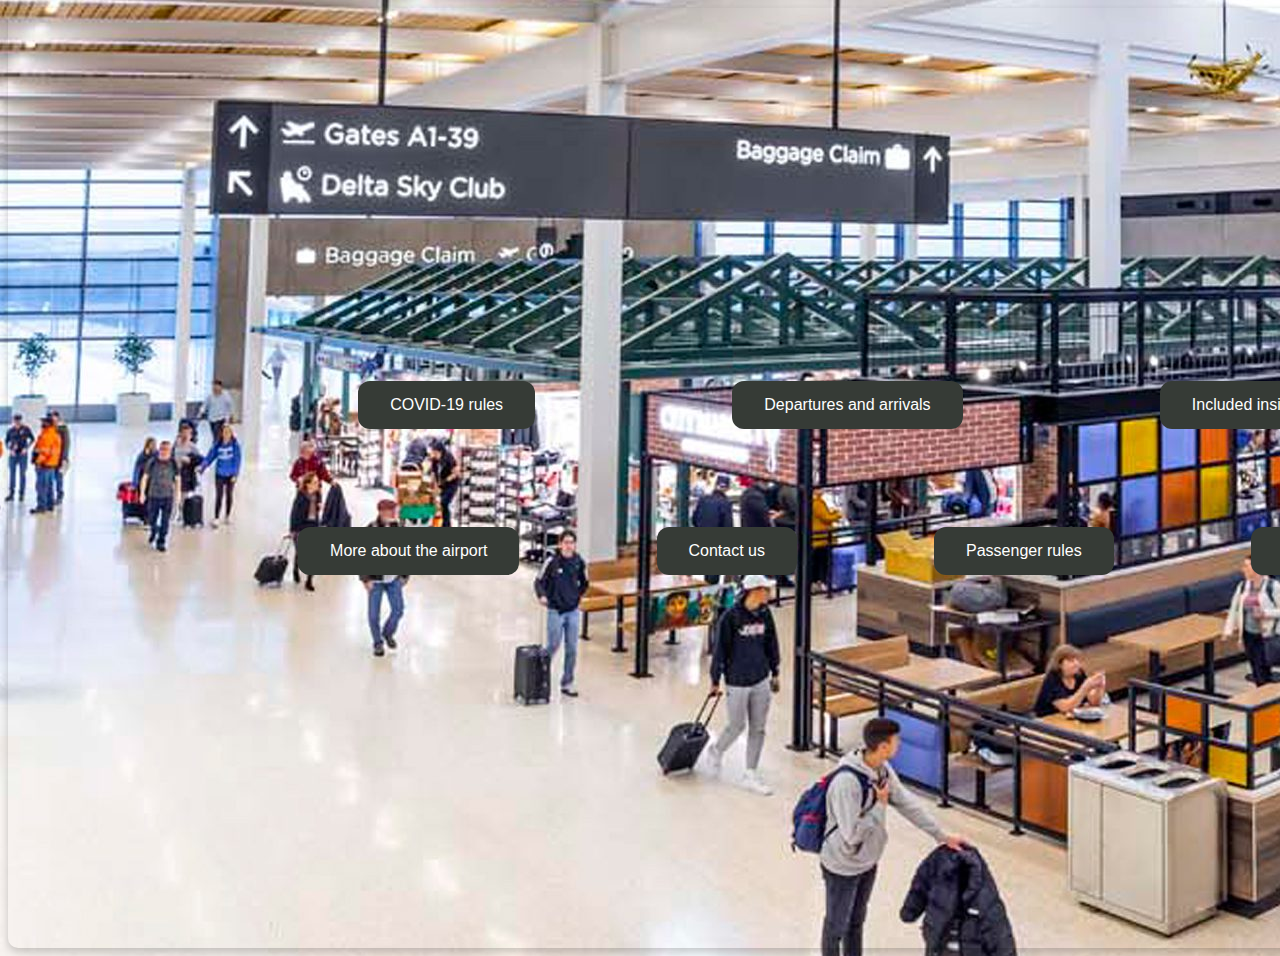
<file: index.html>
<!DOCTYPE html>
<html lang="en">
<head>
    <meta charset="UTF-8">
    <meta name="viewport" content="width=device-width, initial-scale=1.0">
    <title>Document</title>
    <link rel="stylesheet" href="index.css">
    
</head>
<body>
    <div class="container">
        <div class="up">
           <a href="COVID19.html">
              <button>COVID-19 rules</button>
           </a> 
           <a href="departures.html">
              <button>Departures and arrivals</button>
           </a>
           <a href="included.html">
              <button>Included inside the airport</button>             
           </a> 
           <a href="gallery.html">
              <button>Airport photos</button>
           </a>
        </div>
        <div class="down">
            <a href="about.html">
                <button >More about the airport</button>
            </a>
            <a href="contact.html">
                <button>Contact us</button>
            </a>
            <a>
                <button>Passenger rules</button>
            </a>
            <a>
                <button>Parking and rent section</button>
            </a>
            <a>
                <button>A map of the airport</button>
            </a>
        </div>
    </div>
    
</body>
</html>
</file>
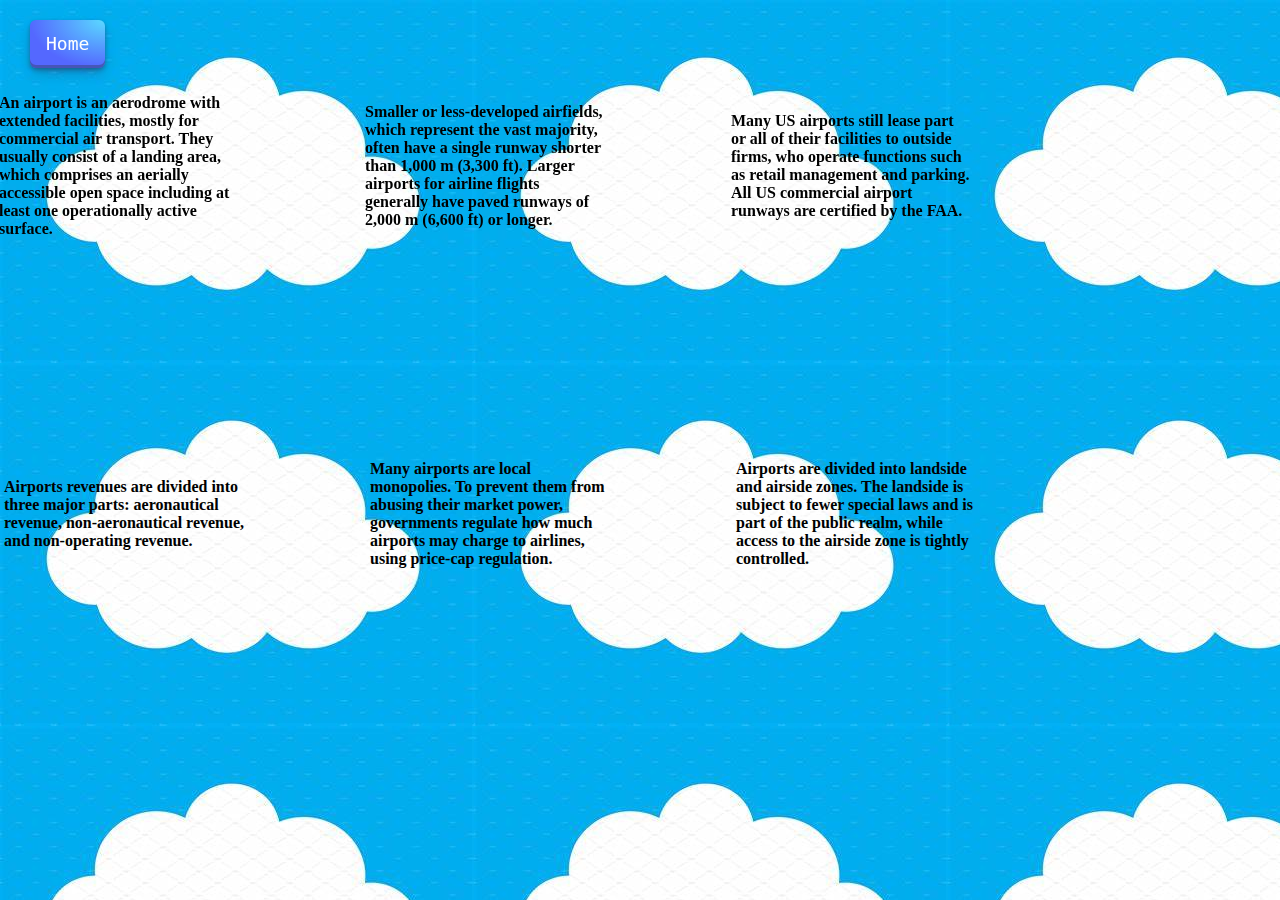
<file: about.html>
<!DOCTYPE html>
<html lang="en">
<head>
    <meta charset="UTF-8">
    <meta name="viewport" content="width=device-width, initial-scale=1.0">
    <title>Document</title>
    <link rel="stylesheet" href="about.css">
</head>
<body>
    <a href="index.html">
        <button class="button-28" role="button">Home</button>
       </a>
       <div class="row">
        <p>An airport is an aerodrome with extended facilities, mostly for commercial air transport. They usually consist of a landing area, which comprises an aerially accessible open space including at least one operationally active surface. </p>
        <p>Smaller or less-developed airfields, which represent the vast majority, often have a single runway shorter than 1,000 m (3,300 ft). Larger airports for airline flights generally have paved runways of 2,000 m (6,600 ft) or longer. </p>
        <p>Many US airports still lease part or all of their facilities to outside firms, who operate functions such as retail management and parking. All US commercial airport runways are certified by the FAA.</p>
       </div>
       <div class="row2">
        <p>Airports revenues are divided into three major parts: aeronautical revenue, non-aeronautical revenue, and non-operating revenue.</p>
        <p>Many airports are local monopolies. To prevent them from abusing their market power, governments regulate how much airports may charge to airlines, using price-cap regulation.</p>
        <p>Airports are divided into landside and airside zones. The landside is subject to fewer special laws and is part of the public realm, while access to the airside zone is tightly controlled.</p>
       </div>
</body>
</html>
</file>
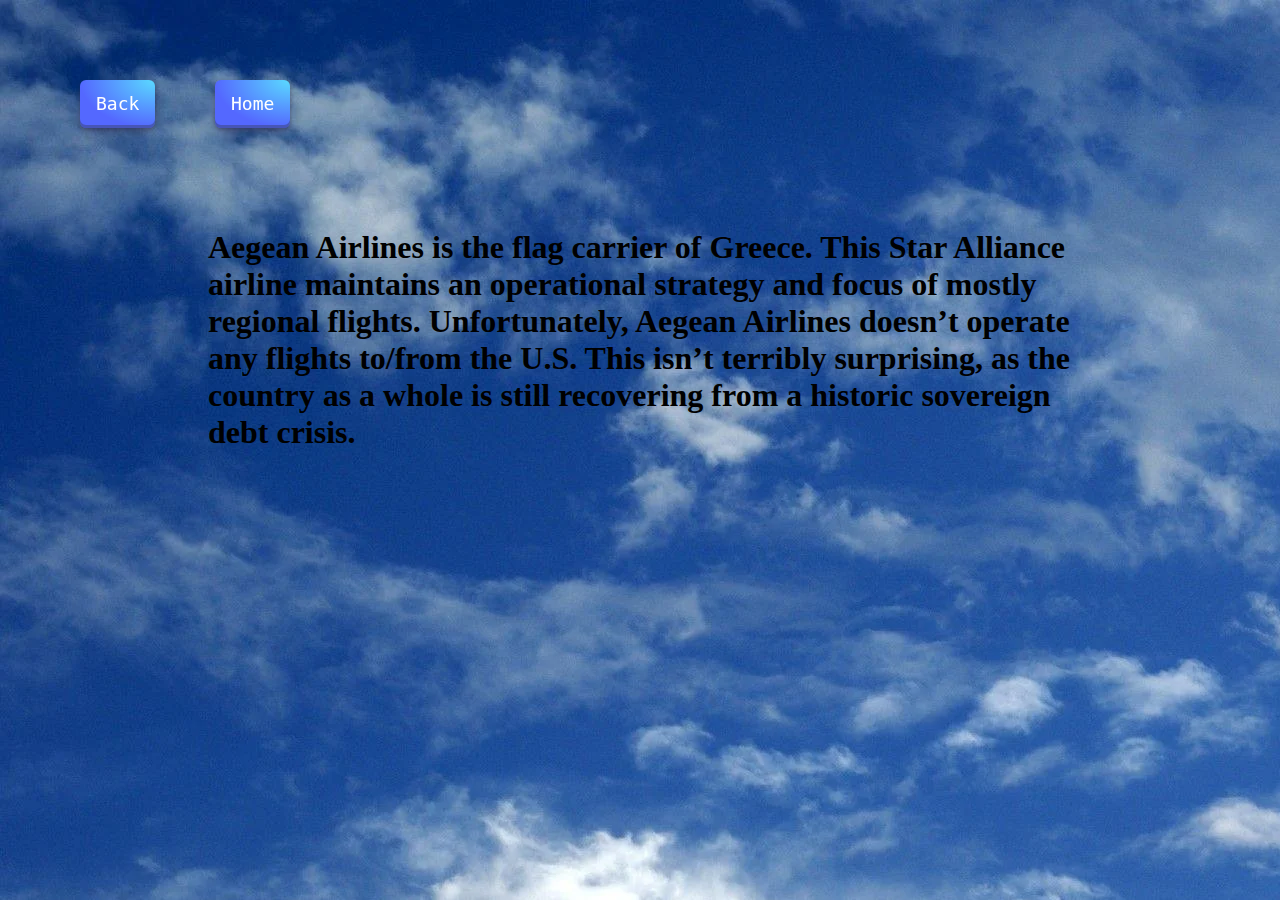
<file: aegean.html>
<!DOCTYPE html>
<html lang="en">
<head>
    <meta charset="UTF-8">
    <meta name="viewport" content="width=device-width, initial-scale=1.0">
    <title>Document</title>
    <link rel="stylesheet" href="airports.css">
</head>
<body >
    <div>
        <a href="included.html">
            <button class="button-29" role="button">Back</button>
           </a>
           
           <a href="index.html">
            <button class="button-29" role="button">Home</button>
           </a>
    </div>
   
    <h1>
        Aegean Airlines is the flag carrier of Greece. This Star Alliance airline maintains an operational strategy and focus of mostly regional flights. Unfortunately, Aegean Airlines doesn’t operate any flights to/from the U.S. This isn’t terribly surprising, as the country as a whole is still recovering from a historic sovereign debt crisis. 
    </h1>
</body>
</html>
</file>
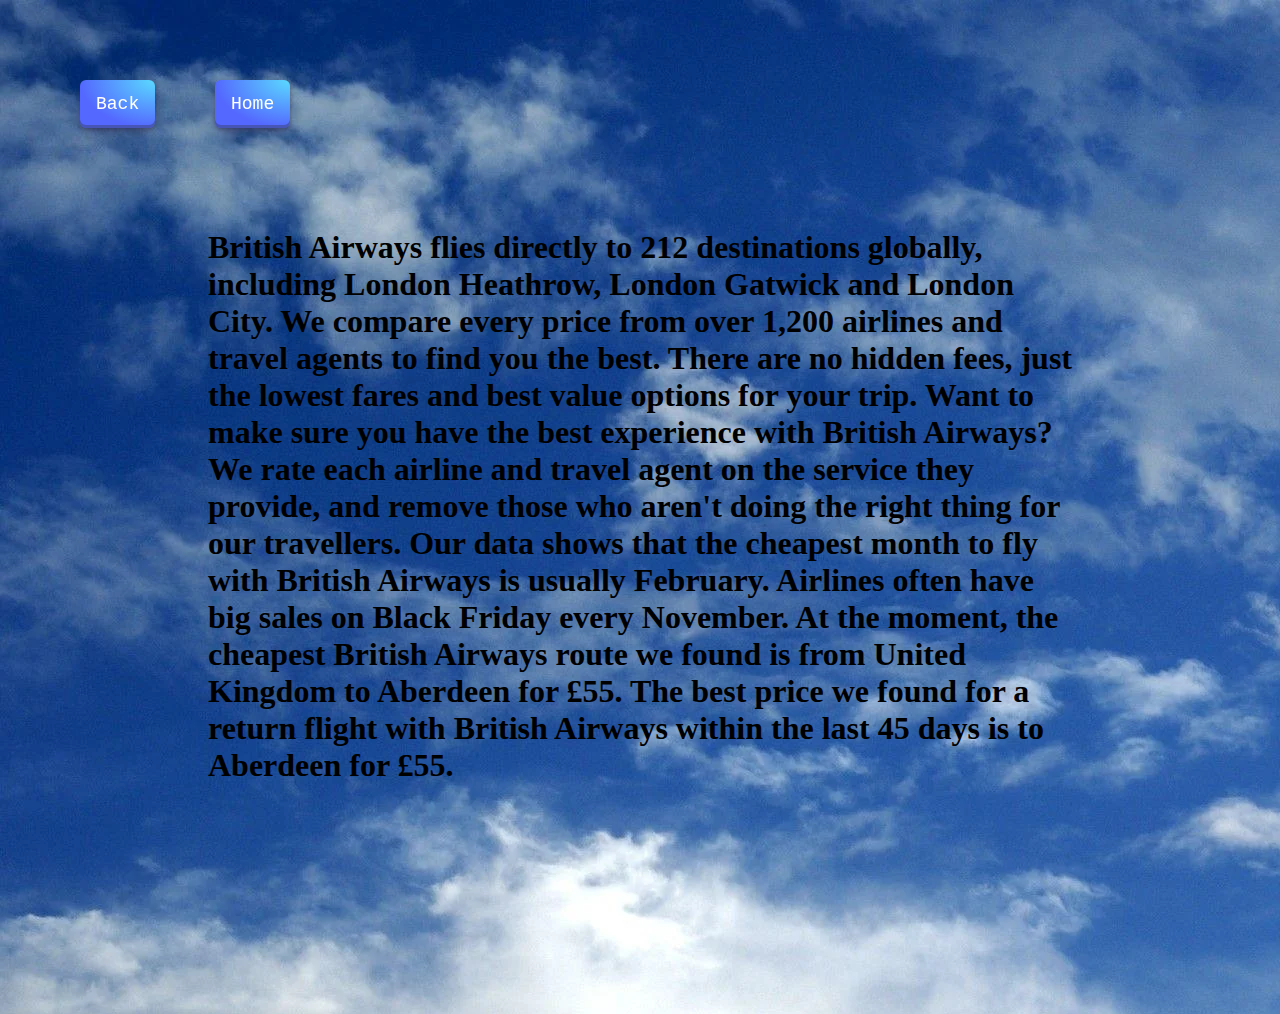
<file: british.html>
<!DOCTYPE html>
<html lang="en">
<head>
    <meta charset="UTF-8">
    <meta name="viewport" content="width=device-width, initial-scale=1.0">
    <title>Document</title>
    <link rel="stylesheet" href="airports.css">
</head>
<body>
   <div>
    <a href="included.html">
        <button class="button-29" role="button">Back</button>
       </a>
       
       <a href="index.html">
        <button class="button-29" role="button">Home</button>
       </a>
   </div>
    
    
    <h1>
        British Airways flies directly to 212 destinations globally, including London Heathrow, London Gatwick and London City.
        We compare every price from over 1,200 airlines and travel agents to find you the best. There are no hidden fees, just the lowest fares and best value options for your trip. Want to make sure you have the best experience with British Airways? We rate each airline and travel agent on the service they provide, and remove those who aren't doing the right thing for our travellers.
        Our data shows that the cheapest month to fly with British Airways is usually February. Airlines often have big sales on Black Friday every November.
        At the moment, the cheapest British Airways route we found is from United Kingdom to Aberdeen for £55.
        The best price we found for a return flight with British Airways within the last 45 days is to Aberdeen for £55.
    </h1>
</body>
</html>
</file>
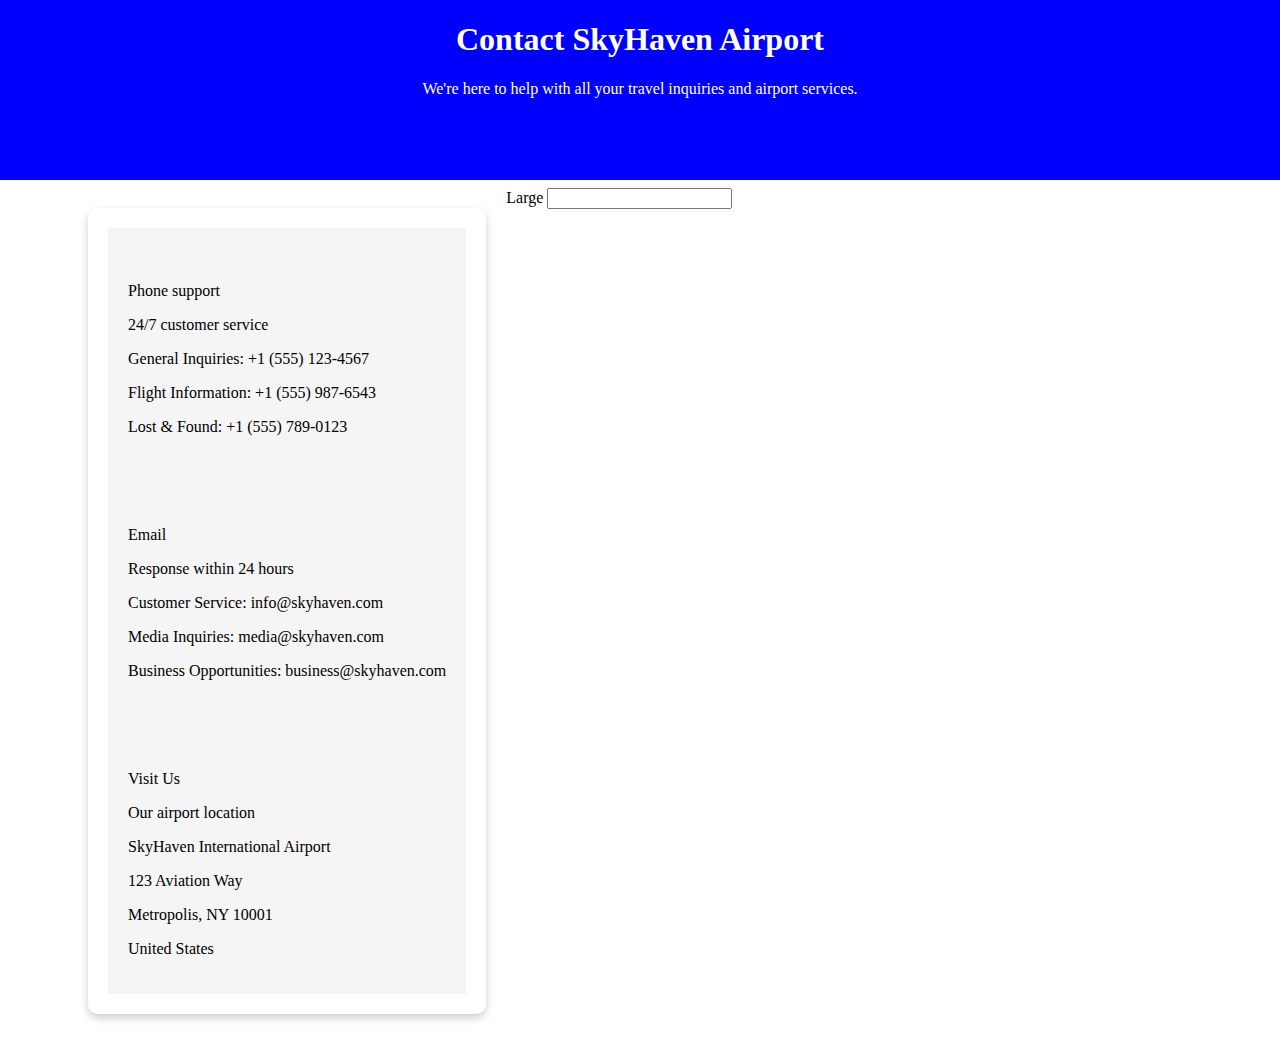
<file: contact.html>
<!DOCTYPE html>
<html lang="en">
<head>
    <meta charset="UTF-8">
    <meta name="viewport" content="width=device-width, initial-scale=1.0">
    <title>Document</title>
    <link rel="stylesheet" href="contact.css">
    <link href="https://cdn.jsdelivr.net/npm/bootstrap@5.3.4/dist/css/bootstrap.min.css" rel="stylesheet" integrity="sha384-DQvkBjpPgn7RC31MCQoOeC9TI2kdqa4+BSgNMNj8v77fdC77Kj5zpWFTJaaAoMbC" crossorigin="anonymous">
    
</head>
<body>
    <div class="header">
        <h1>Contact SkyHaven Airport</h1>
        <p>We're here to help with all your travel inquiries and airport services.</p>
    </div>
    <div class="container">
        <div class="content">
            <div class="card">
                <div>
                    <img>
                <div>
                    <P>Phone support</P>
                    <p>24/7 customer service</p>
                </div>
                    
                </div>
                <p>General Inquiries: +1 (555) 123-4567</p>
                <p>Flight Information: +1 (555) 987-6543</p>
                <p>Lost & Found: +1 (555) 789-0123</p>
                
            </div>
            <div class="card">
                <div>
                    <img>
                <div>
                    <P>Email</P>
                    <p>Response within 24 hours</p>
                </div>
                    
                </div>
                <p>Customer Service: info@skyhaven.com</p>
                <p>Media Inquiries: media@skyhaven.com</p>
                <p>Business Opportunities: business@skyhaven.com</p>
                
            </div>
            <div class="card">
                <div>
                    <img>
                <div>
                    <P>Visit Us</P>
                    <p>Our airport location</p>
                </div>
                    
                </div>
                <p>SkyHaven International Airport</p>
                <p>123 Aviation Way</p>
                <p>Metropolis, NY 10001</p>
                <p>United States</p>
            </div>
        </div>
        <div>
            <div class="inputs">
                <div class="input-group input-group-lg">
                    <span class="input-group-text" id="inputGroup-sizing-lg">Large</span>
                    <input type="text" class="form-control" aria-label="Sizing example input" aria-describedby="inputGroup-sizing-lg">
                </div>
                 </div>     
        </div>
    </div>








































    <script src="https://cdn.jsdelivr.net/npm/bootstrap@5.3.4/dist/js/bootstrap.bundle.min.js" integrity="sha384-YUe2LzesAfftltw+PEaao2tjU/QATaW/rOitAq67e0CT0Zi2VVRL0oC4+gAaeBKu" crossorigin="anonymous"></script>


</body>
</html>
</file>
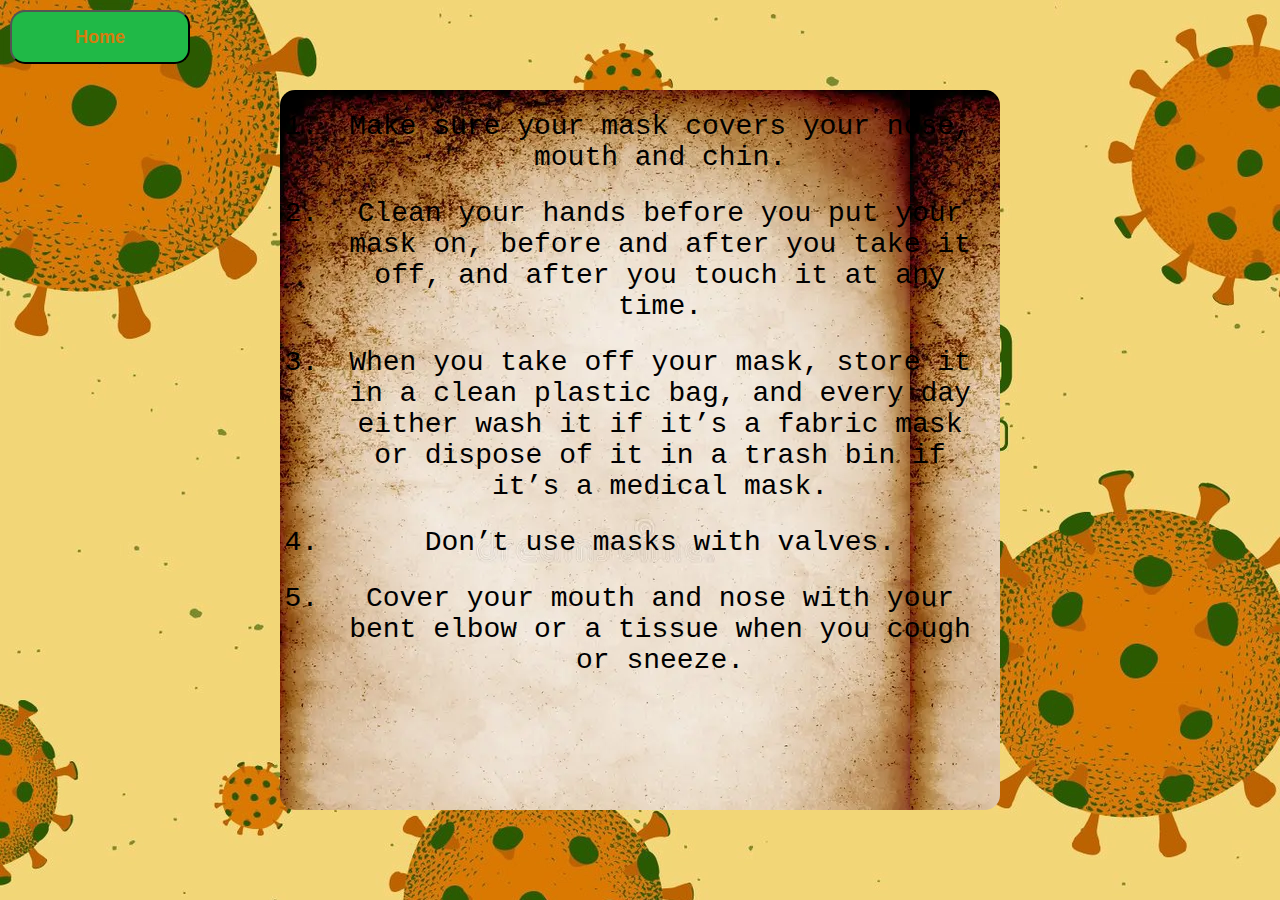
<file: COVID19.html>
<!DOCTYPE html>
<html lang="en">
<head>
    <meta charset="UTF-8">
    <meta name="viewport" content="width=device-width, initial-scale=1.0">
    <title>Document</title>
    <link rel="stylesheet" href="Covid19.css">
</head>
<body>
    <a href="index.html">
        <button>Home</button>
    </a>
    <div>
        <ol>
            <li>Make sure your mask covers your nose, mouth and chin.</li>
            <li>Clean your hands before you put your mask on, before and after you take it off, and after you touch it at any time.</li>
            <li>When you take off your mask, store it in a clean plastic bag,
                 and every day either wash it if it’s a fabric mask or dispose of it in a trash bin if it’s a medical mask.</li>
            <li>Don’t use masks with valves.</li>
            <li>Cover your mouth and nose with your bent elbow or a tissue when you cough or sneeze.</li>
        </ol>       
    </div>
</body>
</html>
</file>
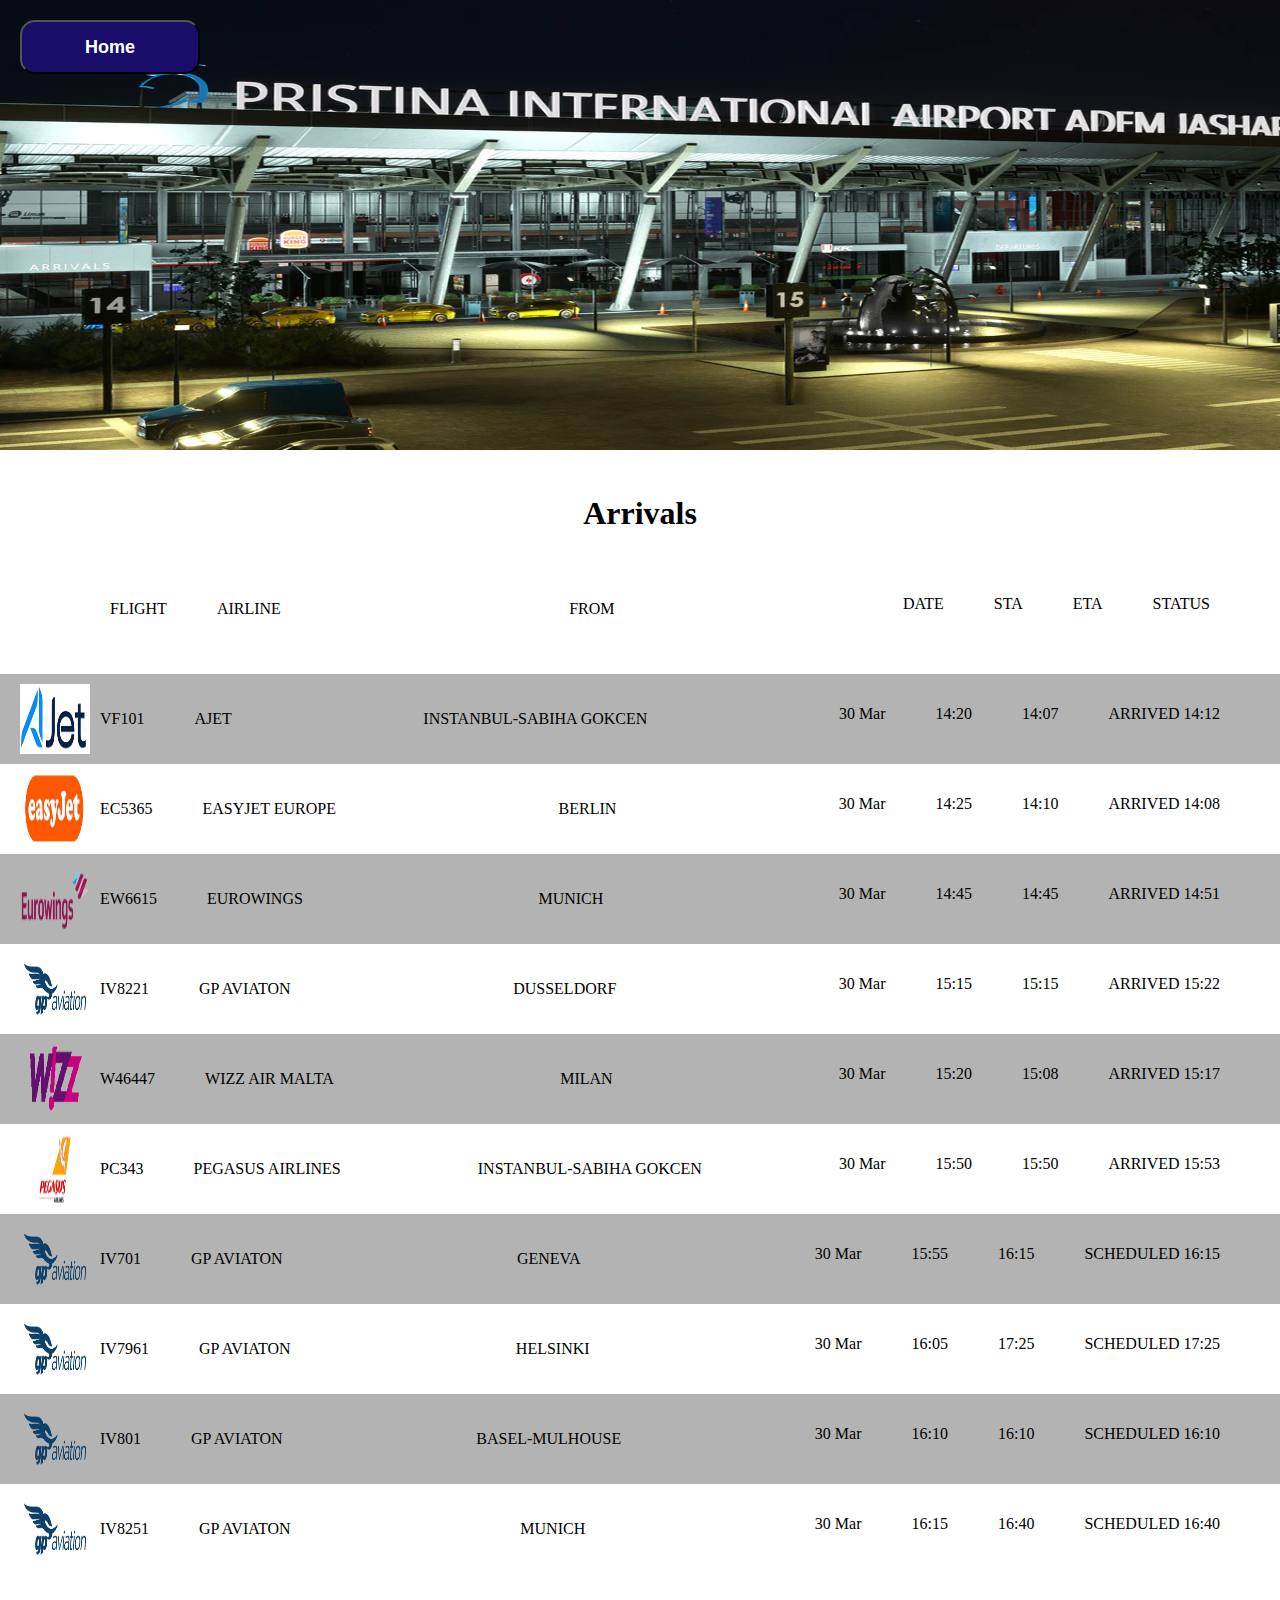
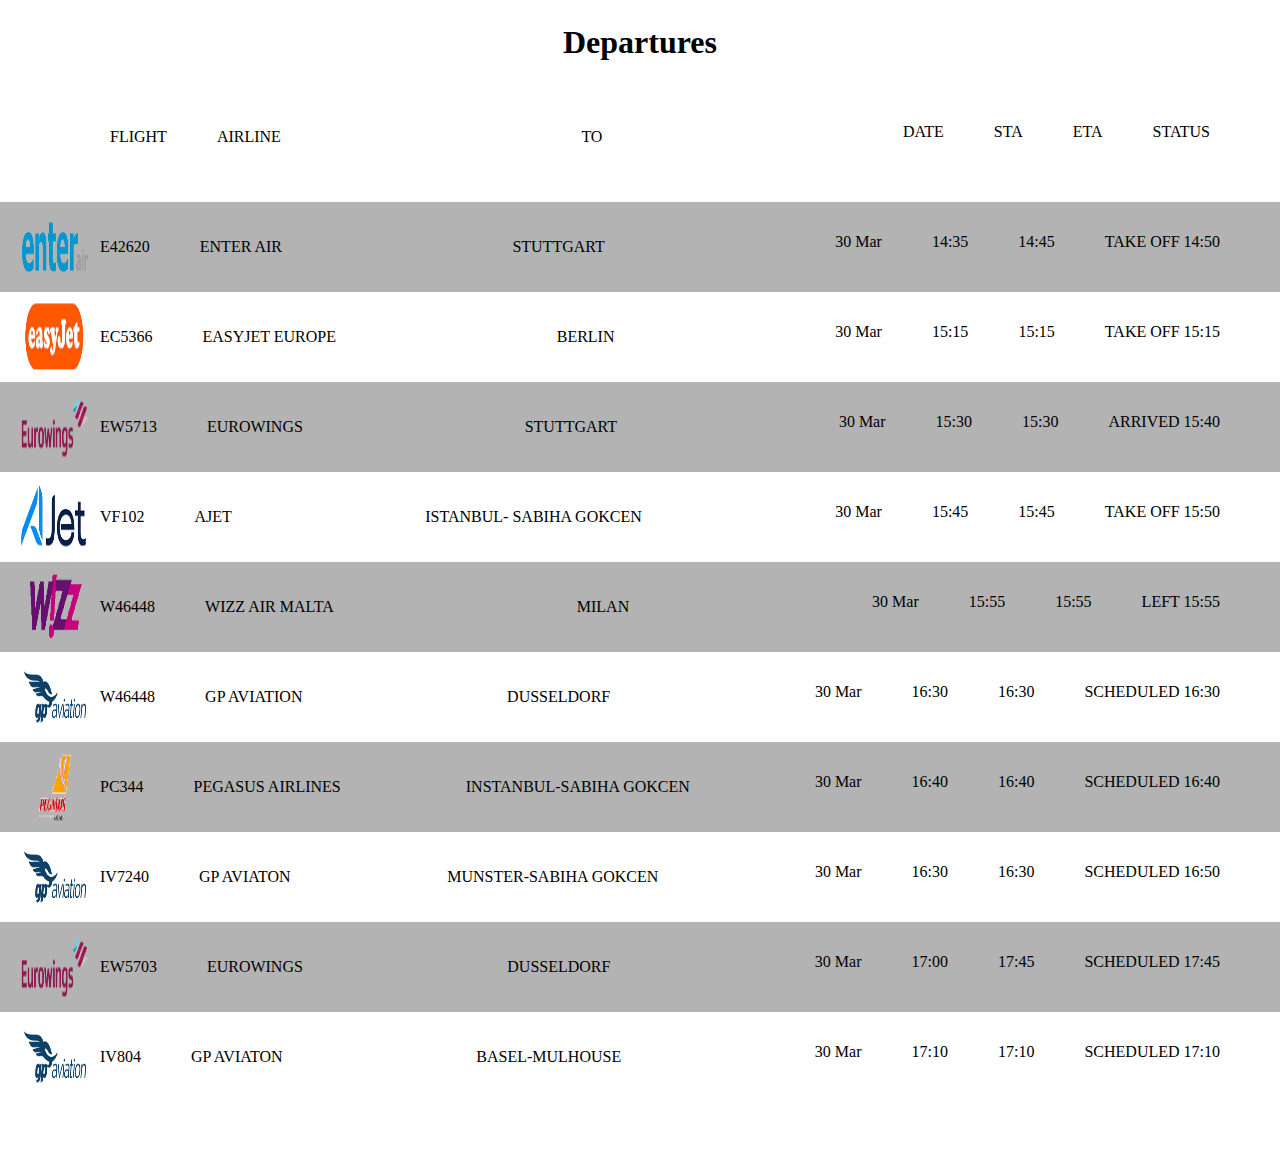
<file: departures.html>
<!DOCTYPE html>
<html lang="en">
<head>
    <meta charset="UTF-8">
    <meta name="viewport" content="width=device-width, initial-scale=1.0">
    <title>Document</title>
    <link rel="stylesheet" href="departures.css">
</head>
<body>
    <a href="index.html">
        <button>Home</button>
    </a>
    <img class="main" src="prishtina.webp">
    <div class="arrivals">
       <div>
        
        <h1>Arrivals</h1>
        <div class="flex">
            <div class="flex2">
                <div class="space"></div>
                <p>FLIGHT</p>
                <p>AIRLINE</p>
            </div>
            <p>FROM</p>
            <div class="flex">
                <p>DATE</p>
                <p>STA</p>
                <p>ETA</p>
                <p>STATUS</p>
            </div>
        </div>
       </div>
        <div class="gray">
            <div class="flex2">
                <img src="AJET.png">
                <p>VF101</p>
                <p>AJET</p>
            </div>
            <p>INSTANBUL-SABIHA GOKCEN</p>
            <div class="flex">
                <p>30 Mar</p>
                <p>14:20</p>
                <p>14:07</p>
                <p>ARRIVED 14:12</p>
            </div>
        </div>
        <div class="white">
            <div class="flex2">
                <img src="EASYJET.png">
                <p>EC5365</p>
                <p>EASYJET EUROPE</p>
            </div>
            <p>BERLIN</p>
            <div class="flex">
                <p>30 Mar</p>
                <p>14:25</p>
                <p>14:10</p>
                <p>ARRIVED 14:08</p>
            </div>
        </div>
        <div class="gray">
            <div class="flex2">
                <img src="EUROWINGS.png">
                <p>EW6615</p>
                <p>EUROWINGS</p>
            </div>
            <p>MUNICH</p>
            <div class="flex">
                <p>30 Mar</p>
                <p>14:45</p>
                <p>14:45</p>
                <p>ARRIVED 14:51</p>
            </div>
        </div>
        <div class="white">
            <div class="flex2">
                <img src="AVIATION.png">
                <p>IV8221</p>
                <p>GP AVIATON</p>
            </div>
            <p>DUSSELDORF</p>
            <div class="flex">
                <p>30 Mar</p>
                <p>15:15</p>
                <p>15:15</p>
                <p>ARRIVED 15:22</p>
            </div>
        </div>
        <div class="gray">
            <div class="flex2">
                <img src="WIZZ.png">
                <p>W46447</p>
                <p>WIZZ AIR MALTA</p>
            </div>
            <p>MILAN</p>
            <div class="flex">
                <p>30 Mar</p>
                <p>15:20</p>
                <p>15:08</p>
                <p>ARRIVED 15:17</p>
            </div>
        </div>
        <div class="white">
            <div class="flex2">
                <img src="PEGASUS.png">
                <p>PC343</p>
                <p>PEGASUS AIRLINES</p>
            </div>
            <p>INSTANBUL-SABIHA GOKCEN</p>
            <div class="flex">
                <p>30 Mar</p>
                <p>15:50</p>
                <p>15:50</p>
                <p>ARRIVED 15:53</p>
            </div>
        </div>
        <div class="gray">
            <div class="flex2">
                <img src="AVIATION.png">
                <p>IV701</p>
                <p>GP AVIATON</p>
            </div>
            <p>GENEVA</p>
            <div class="flex">
                <p>30 Mar</p>
                <p>15:55</p>
                <p>16:15</p>
                <p>SCHEDULED 16:15</p>
            </div>
        </div>
        <div class="white">
            <div class="flex2">
                <img src="AVIATION.png">
                <p>IV7961</p>
                <p>GP AVIATON</p>
            </div>
            <p>HELSINKI</p>
            <div class="flex">
                <p>30 Mar</p>
                <p>16:05</p>
                <p>17:25</p>
                <p>SCHEDULED 17:25</p>
            </div>
        </div>
        <div class="gray">
            <div class="flex2">
                <img src="AVIATION.png">
                <p>IV801</p>
                <p>GP AVIATON</p>
            </div>
            <p>BASEL-MULHOUSE</p>
            <div class="flex">
                <p>30 Mar</p>
                <p>16:10</p>
                <p>16:10</p>
                <p>SCHEDULED 16:10</p>
            </div>
        </div>
        <div class="white">
            <div class="flex2">
                <img src="AVIATION.png">
                <p>IV8251</p>
                <p>GP AVIATON</p>
            </div>
            <p>MUNICH</p>
            <div class="flex">
                <p>30 Mar</p>
                <p>16:15</p>
                <p>16:40</p>
                <p>SCHEDULED 16:40</p>
            </div>
        </div>
    </div>



    <div class="arrivals">
        <div>
         
         <h1>Departures</h1>
         <div class="flex">
             <div class="flex2">
                 <div class="space"></div>
                 <p>FLIGHT</p>
                 <p>AIRLINE</p>
             </div>
             <p>TO</p>
             <div class="flex">
                 <p>DATE</p>
                 <p>STA</p>
                 <p>ETA</p>
                 <p>STATUS</p>
             </div>
         </div>
        </div>
         <div class="gray">
             <div class="flex2">
                 <img src="ENTER.png">
                 <p>E42620</p>
                 <p>ENTER AIR</p>
             </div>
             <p>STUTTGART</p>
             <div class="flex">
                 <p>30 Mar</p>
                 <p>14:35</p>
                 <p>14:45</p>
                 <p>TAKE OFF 14:50</p>
             </div>
         </div>
         <div class="white">
             <div class="flex2">
                 <img src="EASYJET.png">
                 <p>EC5366</p>
                 <p>EASYJET EUROPE</p>
             </div>
             <p>BERLIN</p>
             <div class="flex">
                 <p>30 Mar</p>
                 <p>15:15</p>
                 <p>15:15</p>
                 <p>TAKE OFF 15:15</p>
             </div>
         </div>
         <div class="gray">
             <div class="flex2">
                 <img src="EUROWINGS.png">
                 <p>EW5713</p>
                 <p>EUROWINGS</p>
             </div>
             <p>STUTTGART</p>
             <div class="flex">
                 <p>30 Mar</p>
                 <p>15:30</p>
                 <p>15:30</p>
                 <p>ARRIVED 15:40</p>
             </div>
         </div>
         <div class="white">
             <div class="flex2">
                 <img src="AJET.png">
                 <p>VF102</p>
                 <p>AJET</p>
             </div>
             <p>ISTANBUL- SABIHA GOKCEN</p>
             <div class="flex">
                 <p>30 Mar</p>
                 <p>15:45</p>
                 <p>15:45</p>
                 <p>TAKE OFF 15:50</p>
             </div>
         </div>
         <div class="gray">
             <div class="flex2">
                 <img src="WIZZ.png">
                 <p>W46448</p>
                 <p>WIZZ AIR MALTA</p>
             </div>
             <p>MILAN</p>
             <div class="flex">
                 <p>30 Mar</p>
                 <p>15:55</p>
                 <p>15:55</p>
                 <p>LEFT 15:55</p>
             </div>
         </div>
         <div class="white">
             <div class="flex2">
                 <img src="AVIATION.png">
                 <p>W46448</p>
                 <p>GP AVIATION</p>
             </div>
             <p>DUSSELDORF</p>
             <div class="flex">
                 <p>30 Mar</p>
                 <p>16:30</p>
                 <p>16:30</p>
                 <p>SCHEDULED 16:30</p>
             </div>
         </div>
         <div class="gray">
             <div class="flex2">
                 <img src="PEGASUS.png">
                 <p>PC344</p>
                 <p>PEGASUS AIRLINES</p>
             </div>
             <p>INSTANBUL-SABIHA GOKCEN</p>
             <div class="flex">
                 <p>30 Mar</p>
                 <p>16:40</p>
                 <p>16:40</p>
                 <p>SCHEDULED 16:40</p>
             </div>
         </div>
         <div class="white">
             <div class="flex2">
                 <img src="AVIATION.png">
                 <p>IV7240</p>
                 <p>GP AVIATON</p>
             </div>
             <p>MUNSTER-SABIHA GOKCEN</p>
             <div class="flex">
                 <p>30 Mar</p>
                 <p>16:30</p>
                 <p>16:30</p>
                 <p>SCHEDULED 16:50</p>
             </div>
         </div>
         <div class="gray">
             <div class="flex2">
                 <img src="EUROWINGS.png">
                 <p>EW5703</p>
                 <p>EUROWINGS</p>
             </div>
             <p>DUSSELDORF</p>
             <div class="flex">
                 <p>30 Mar</p>
                 <p>17:00</p>
                 <p>17:45</p>
                 <p>SCHEDULED 17:45</p>
             </div>
         </div>
         <div class="white">
             <div class="flex2">
                 <img src="AVIATION.png">
                 <p>IV804</p>
                 <p>GP AVIATON</p>
             </div>
             <p>BASEL-MULHOUSE</p>
             <div class="flex">
                 <p>30 Mar</p>
                 <p>17:10</p>
                 <p>17:10</p>
                 <p>SCHEDULED 17:10</p>
             </div>
         </div>
     </div>
</body>
</html>
</file>
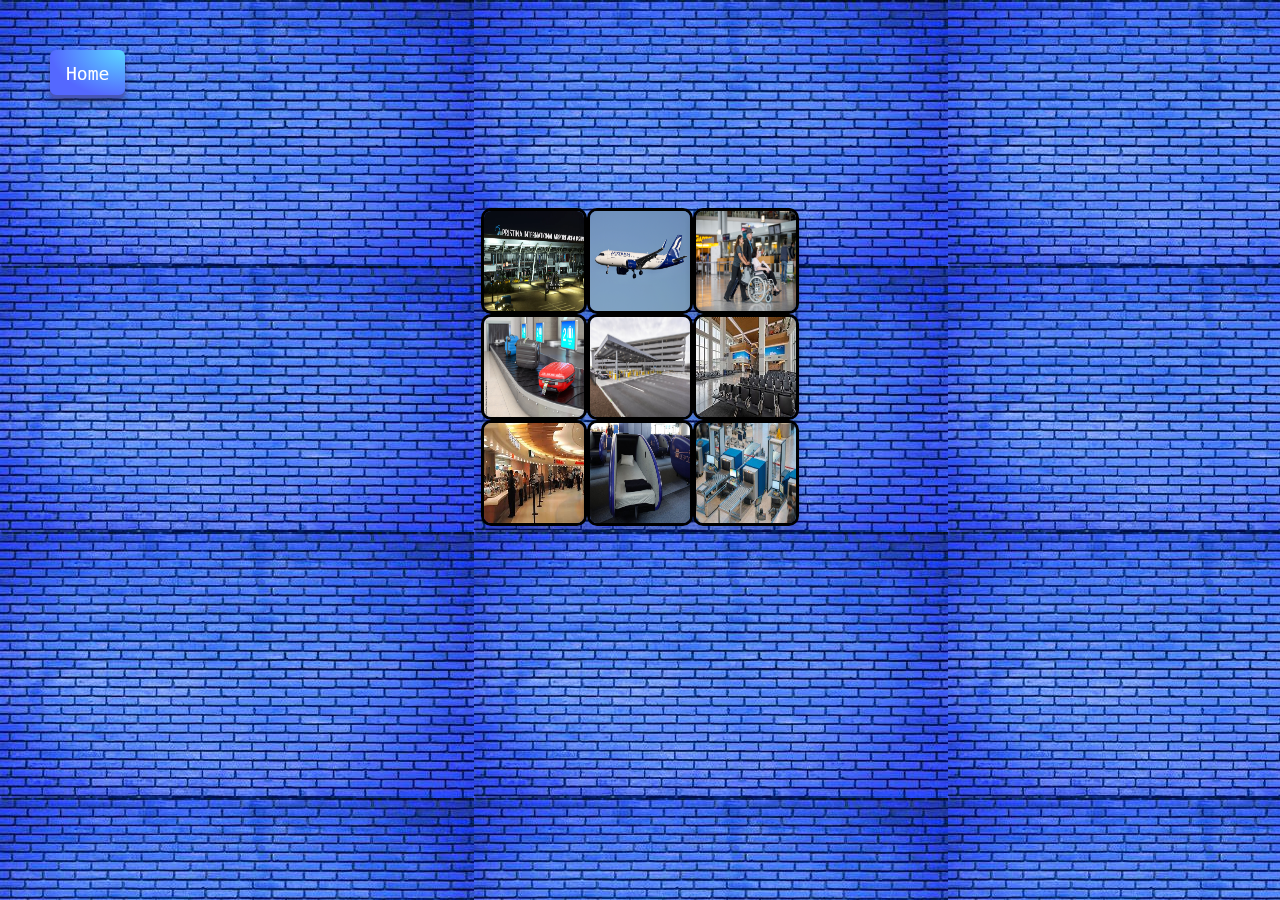
<file: gallery.html>
<!DOCTYPE html>
<html lang="en">
<head>
    <meta charset="UTF-8">
    <meta name="viewport" content="width=device-width, initial-scale=1.0">
    <title>Document</title>
    <link rel="stylesheet" href="gallery.css">

</head>
<body>
    <a href="index.html">
        <button class="button-28" role="button">Home</button>
       </a>
       
    <div>
        <div class="row">
            <img src="prishtina.webp">
            <img src="aegean.jpg">
            <img src="assistance.jpg">
        </div>
        <div class="row">
            <img src="baggage.jpg">
            <img src="parking.jpg">
            <img src="terminal.jpg">
        </div>
        <div class="row">
            <img src="food.jpg">
            <img src="sleep.jpg">
            <img src="security.jpg">
        </div>
    </div>
</body>
</html>
</file>
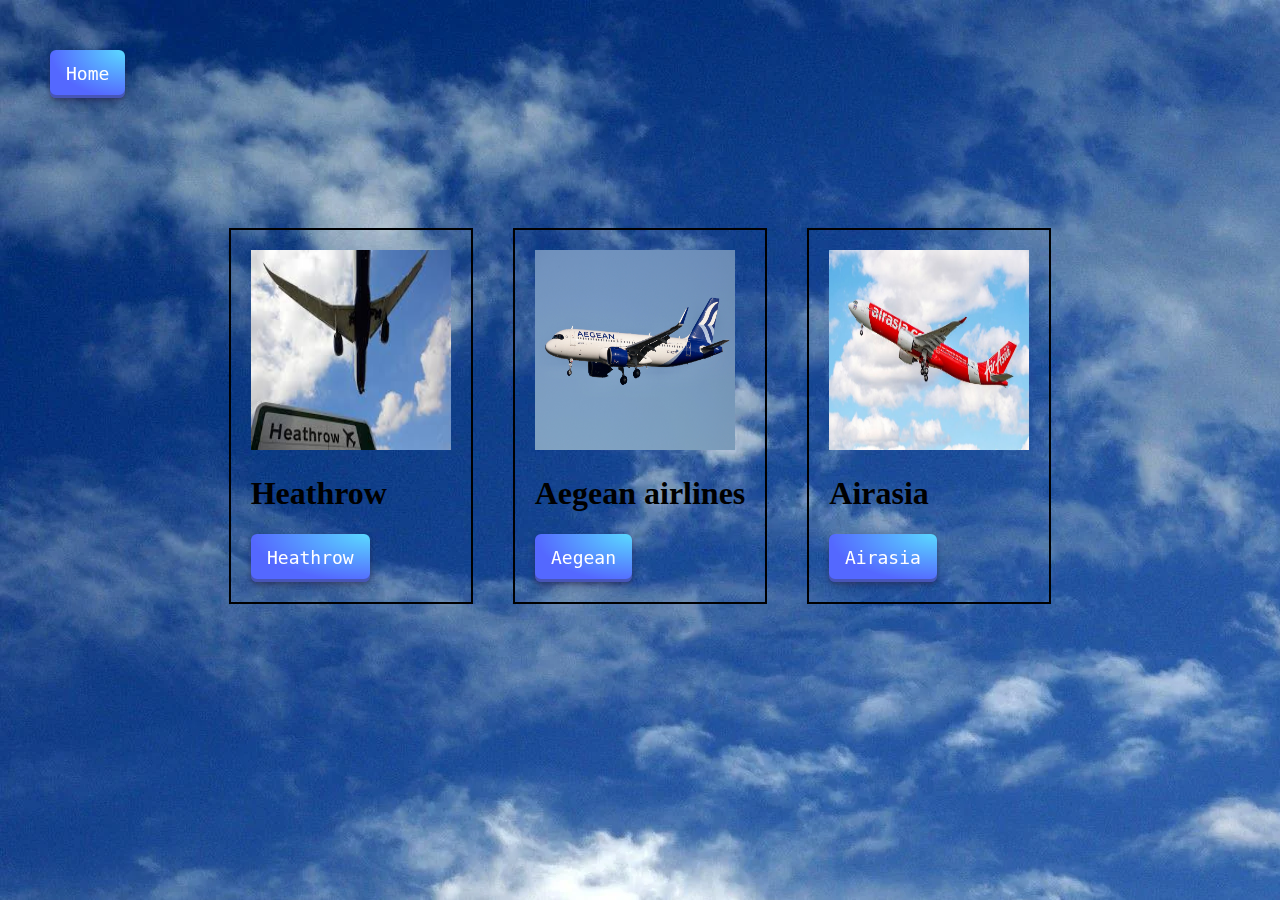
<file: included.html>
<!DOCTYPE html>
<html lang="en">
<head>
    <meta charset="UTF-8">
    <meta name="viewport" content="width=device-width, initial-scale=1.0">
    <title>Document</title>
    <link rel="stylesheet" href="included.css">
</head>
<body>
    <a href="index.html">
        <button class="button-28" role="button">Home</button>
       </a>
       <a href="british.html">
        <div class="cards">
            <img src="heathrow.jpg">
            <h1>Heathrow</h1>
            <button class="button-29" role="button">Heathrow</button>
          </div>
       </a> 
        <a href="aegean.html">
            <div class="cards">
              <img src="aegean.jpg">
              <h1>Aegean airlines</h1>
              <button class="button-29" role="button">Aegean</button>
            </div>
        </a>
        <a href="kul.html">
            <div class="cards">
                <img src="airasia.jpg">
                <h1>Airasia</h1>
                <button class="button-29" role="button">Airasia</button>
              
            </div>
        </a>
    
</body>
</html>
</file>
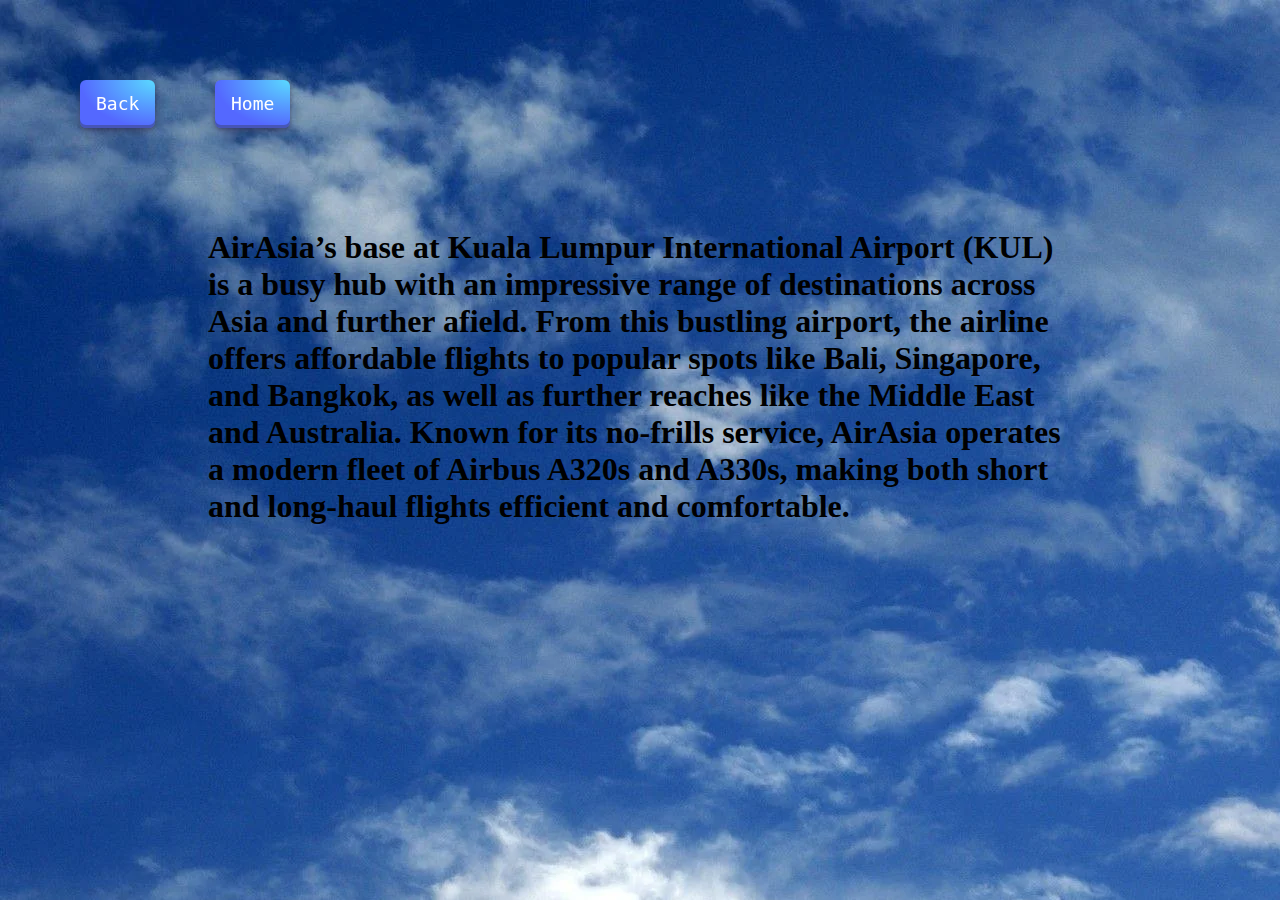
<file: kul.html>
<!DOCTYPE html>
<html lang="en">
<head>
    <meta charset="UTF-8">
    <meta name="viewport" content="width=device-width, initial-scale=1.0">
    <title>Document</title>
    <link rel="stylesheet" href="airports.css">
</head>
<body>
    <div>
        <a href="included.html">
            <button class="button-29" role="button">Back</button>
           </a>
           
           <a href="index.html">
            <button class="button-29" role="button">Home</button>
           </a>
    </div>
   
    <h1>
        AirAsia’s base at Kuala Lumpur International Airport (KUL) is a busy hub with an impressive range of destinations across Asia and further afield. From this bustling airport, the airline offers affordable flights to popular spots like Bali, Singapore, and Bangkok, as well as further reaches like the Middle East and Australia. Known for its no-frills service, AirAsia operates a modern fleet of Airbus A320s and A330s, making both short and long-haul flights efficient and comfortable. 
    </h1>
</body>
</html>
</file>
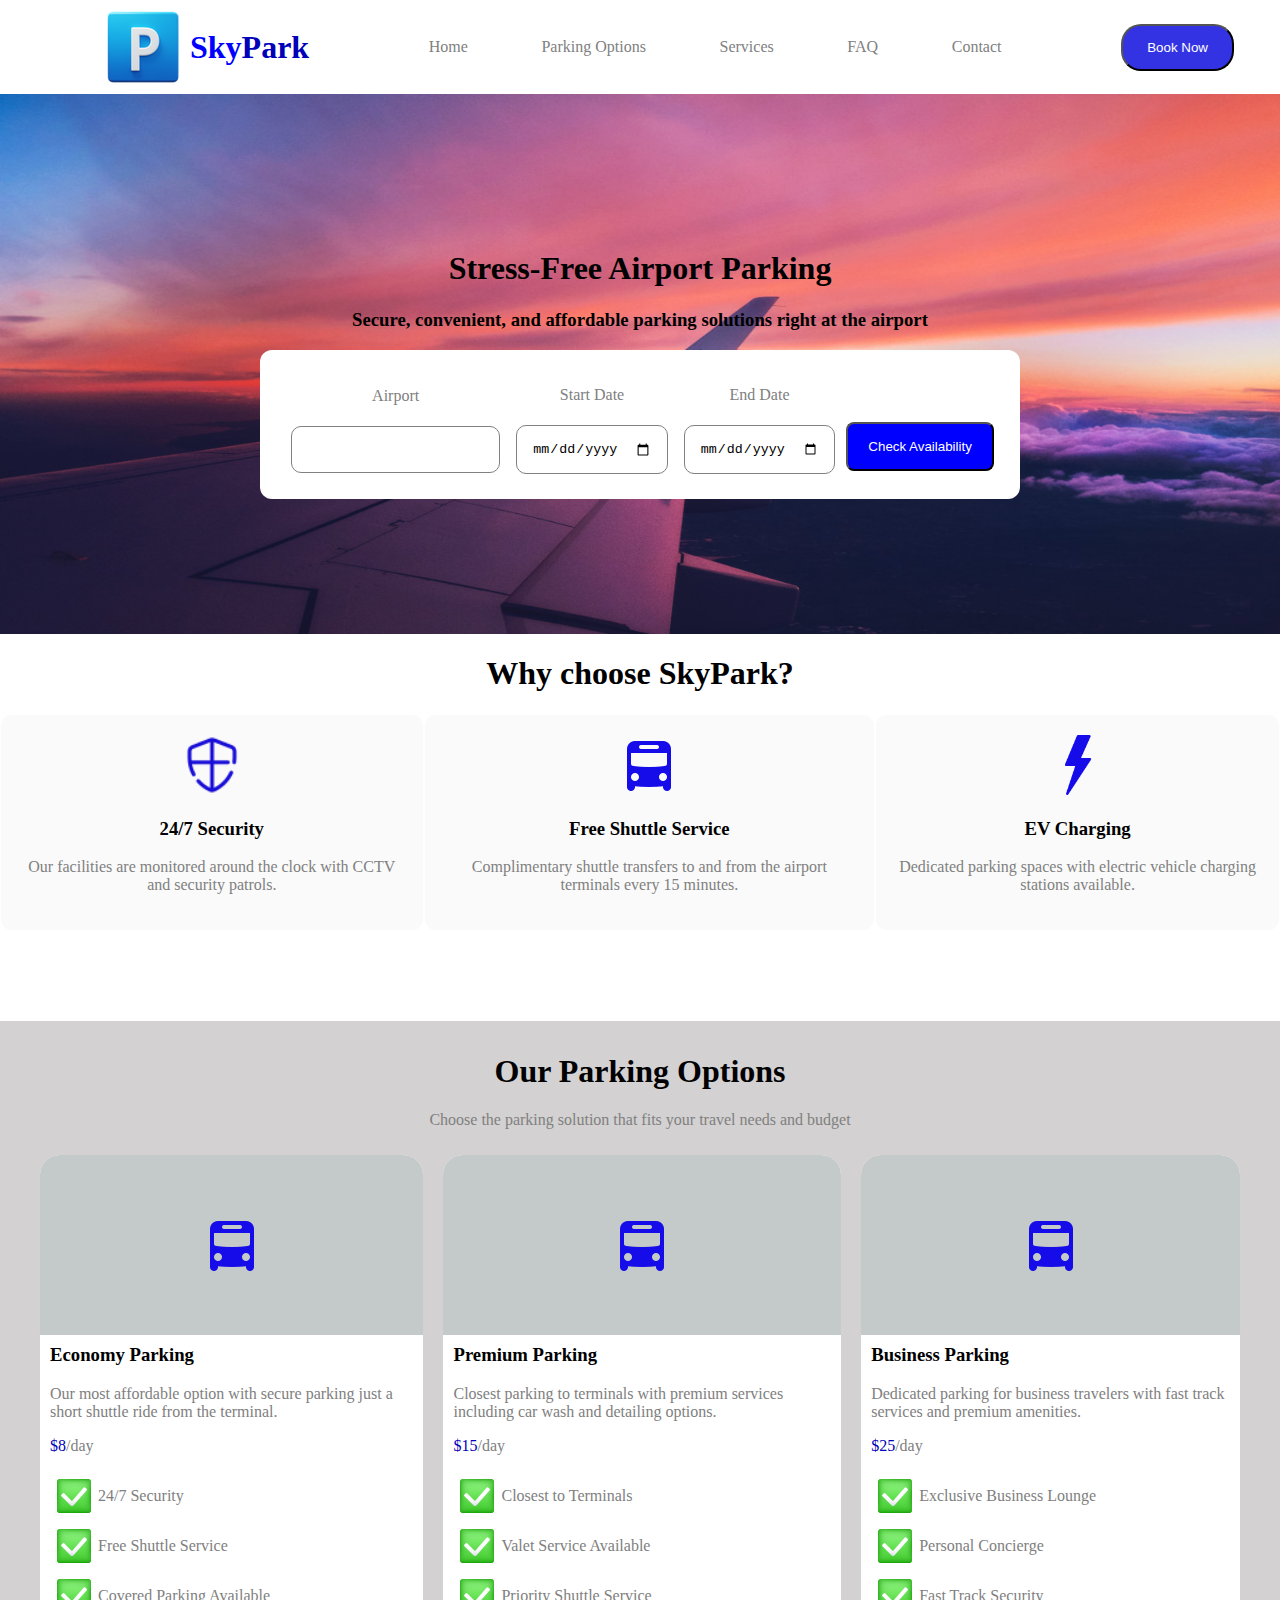
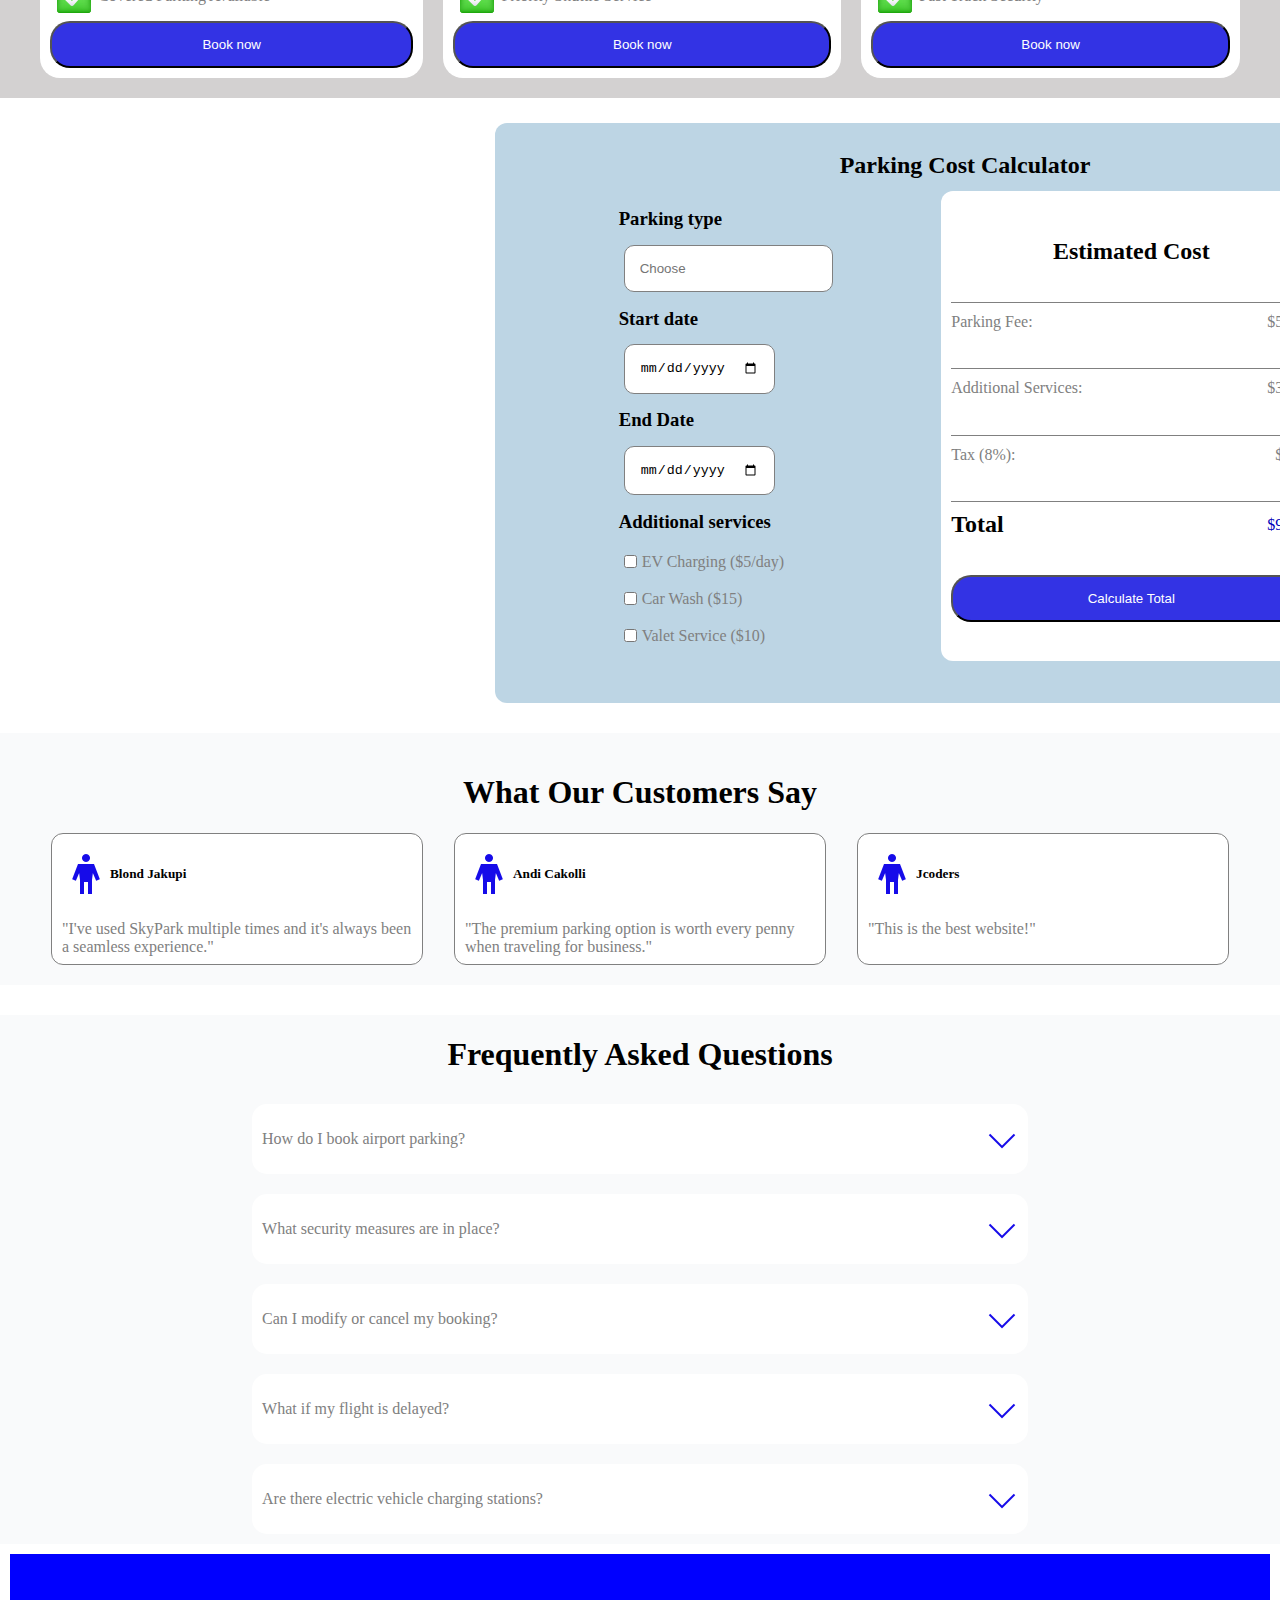
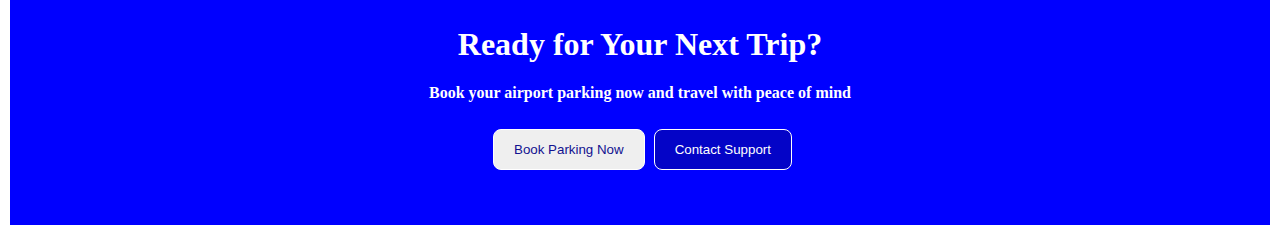
<file: parking.html>
<!DOCTYPE html>
<html lang="en">
<head>
    <meta charset="UTF-8">
    <meta name="viewport" content="width=device-width, initial-scale=1.0">
    <title>Document</title>
    <link rel="stylesheet" href="park.css">
</head>
<body>    
    <div class="nav">
        <div class="lnav">
             <a href="index.html">
        <img class="back" src="icons8-left-arrow-100.png">
      </a>
            <img src="park.png">
            <h1 class="lh1">Sky<span>Park</span></h1>
        </div>
        <div class="midnav">
            <p class="midp">Home</p>
            <p class="midp">Parking Options</p>
            <p class="midp">Services</p>
            <p class="midp">FAQ</p>
            <p class="midp">Contact</p>
        </div>
        <button class="book">Book Now</button>
    </div>
    <div class="stress">
        <div >
            <h1>Stress-Free Airport Parking</h1>
            <h3>Secure, convenient, and affordable parking solutions right at the airport</h3>
            <div class="info">
               <div>
                  <p>Airport</p>
                   <input type="text">
              </div>
           <div>
            <p>Start Date</p>
            <input type="date">
           </div>
           <div>
            <p>End Date</p>
            <input type="date">
           </div>
           <button class="check">Check Availability</button>
        </div>
        </div>       
    </div>
    <h1>Why choose SkyPark?</h1>
    <div class="why">
        <div class="service">
            <img style="height: 60px; width: 60px;" src="shield.png">
            <h3>24/7 Security</h3>
            <p>Our facilities are monitored around the clock with CCTV and security patrols.</p>
        </div>
        <div class="service">
            <img src="bus.png">
            <h3>Free Shuttle Service</h3>
            <p>Complimentary shuttle transfers to and from the airport terminals every 15 minutes.</p>
        </div>
        <div class="service">
            <img style="height: 60px; width: 60px;" src="lightning (2).png">
            <h3>EV Charging</h3>
            <p>Dedicated parking spaces with electric vehicle charging stations available.</p>
        </div>
    </div>
    <div class="price">
        <div>
            <h1>Our Parking Options</h1>
            <P>Choose the parking solution that fits your travel needs and budget</P>
        </div>
        <div class="option">
            <div class="card">
                <div class="photo">
                    <img src="bus.png">
                </div>
                <h3>Economy Parking</h3>
                <p>Our most affordable option with secure parking just a short shuttle ride from the terminal.</p>
                <p><span>$8</span>/day</p>
                <div class="checking">
                    <img src="check.png">
                    <p>24/7 Security</p>
                </div>
                <div class="checking">
                    <img src="check.png">
                    <p>Free Shuttle Service</p>
                </div>
                <div class="checking">
                    <img src="check.png">
                    <p>Covered Parking Available</p>
                </div>
                <button class="booknow">Book now</button>
            </div>
            <div class="card">
                <div class="photo">
                    <img src="bus.png">
                </div>
                <h3>Premium Parking</h3>
                <p>Closest parking to terminals with premium services including car wash and detailing options.</p>
                <p><span>$15</span>/day</p>
                <div class="checking">
                    <img src="check.png">
                    <p>Closest to Terminals</p>
                </div>
                <div class="checking">
                    <img src="check.png">
                    <p>Valet Service Available</p>
                </div>
                <div class="checking">
                    <img src="check.png">
                    <p>Priority Shuttle Service</p>
                </div>
                <button class="booknow">Book now</button>
            </div>
            <div class="card">
                <div class="photo">
                    <img src="bus.png">
                </div>
                <h3>Business Parking</h3>
                <p>Dedicated parking for business travelers with fast track services and premium amenities.</p>
                <p><span>$25</span>/day</p>
                <div class="checking">
                    <img src="check.png">
                    <p>Exclusive Business Lounge</p>
                </div>
                <div class="checking">
                    <img src="check.png">
                    <p>Personal Concierge</p>
                </div>
                <div class="checking">
                    <img src="check.png">
                    <p>Fast Track Security</p>
                </div>
                <button class="booknow">Book now</button>
            </div>
        </div>
    </div>
    <div class="JSdesign"><!--Dizajn per perdorimin e JavaScript-->
        <h2>Parking Cost Calculator</h2>   
        <div class="parking">
             <div class="allprice">
                  <h3>Parking type</h3>
                  <input type="text" placeholder="Choose">
                  <h3>Start date</h3>
                  <input type="date">
                  <h3>End Date</h3>
                  <input type="date">
                  <h3>Additional services</h3>
                  <div class="checkbox">
                    <input type="checkbox">
                    <p>EV Charging ($5/day)</p>
                  </div>
                  <div class="checkbox">
                    <input type="checkbox">
                    <p>Car Wash ($15)</p>
                  </div>
                  <div class="checkbox">
                    <input type="checkbox">
                    <p>Valet Service ($10)</p>
                  </div>
             </div>
             <div class="allprice1">
                  <h2>Estimated Cost</h2>
                  <div class="tax">
                    <p>Parking Fee:</p>
                    <p>$50.00</p>
                  </div>
                   <div class="tax">                  
                    <p>Additional Services:</p>
                    <p>$35.00</p>
                  </div>
                   <div class="tax">
                    <p>Tax (8%):</p>
                    <p>$6.80</p>
                  </div>
                  <div class="tax">
                    <h2>Total</h2>
                    <span>$91.80</span>
                  </div>
                  <button class="booknow">Calculate Total</button>
             </div>
        </div>    
    </div>
    <div class="csection">
        <h1>What Our Customers Say</h1>
        <div class="comments">
            <div class="each">
                <div class="profile">
                    <img src="body.png">
                    <h5>Blond Jakupi</h5>
                </div>
                <p>"I've used SkyPark multiple times and it's always been a seamless experience."</p>
            </div>
            <div class="each">
                <div class="profile">
                    <img src="body.png">
                    <h5>Andi Cakolli</h5>
                </div>
                <p>"The premium parking option is worth every penny when traveling for business."</p>
            </div>
            <div class="each">
                <div class="profile">
                    <img src="body.png">
                    <h5>Jcoders</h5>
                </div>
                <p>"This is the best website!"</p>
            </div>
        </div>
    </div>
    <div class="recentlyq">
        <h1>Frequently Asked Questions</h1>
        <div class="question">
            <p>How do I book airport parking?</p>
            <img src="downarrow.png">
        </div>
        <div class="question">
            <p>What security measures are in place?</p>
            <img src="downarrow.png">
        </div>
        <div class="question">
            <p>Can I modify or cancel my booking?</p>
            <img src="downarrow.png">
        </div>
        <div class="question">
            <p>What if my flight is delayed?</p>
            <img src="downarrow.png">
        </div>
        <div class="question">
            <p>Are there electric vehicle charging stations?</p>
            <img src="downarrow.png">
        </div>
    </div>
    <div class="footer">
        <div>
            <h1>Ready for Your Next Trip?</h1>
            <h4>Book your airport parking now and travel with peace of mind</h4>
            <div>
                <button class="fbuton">Book Parking Now</button>
                <button class="fbuton2">Contact Support</button>
            </div>
        </div>
    </div>
</body>
</html>
</file>
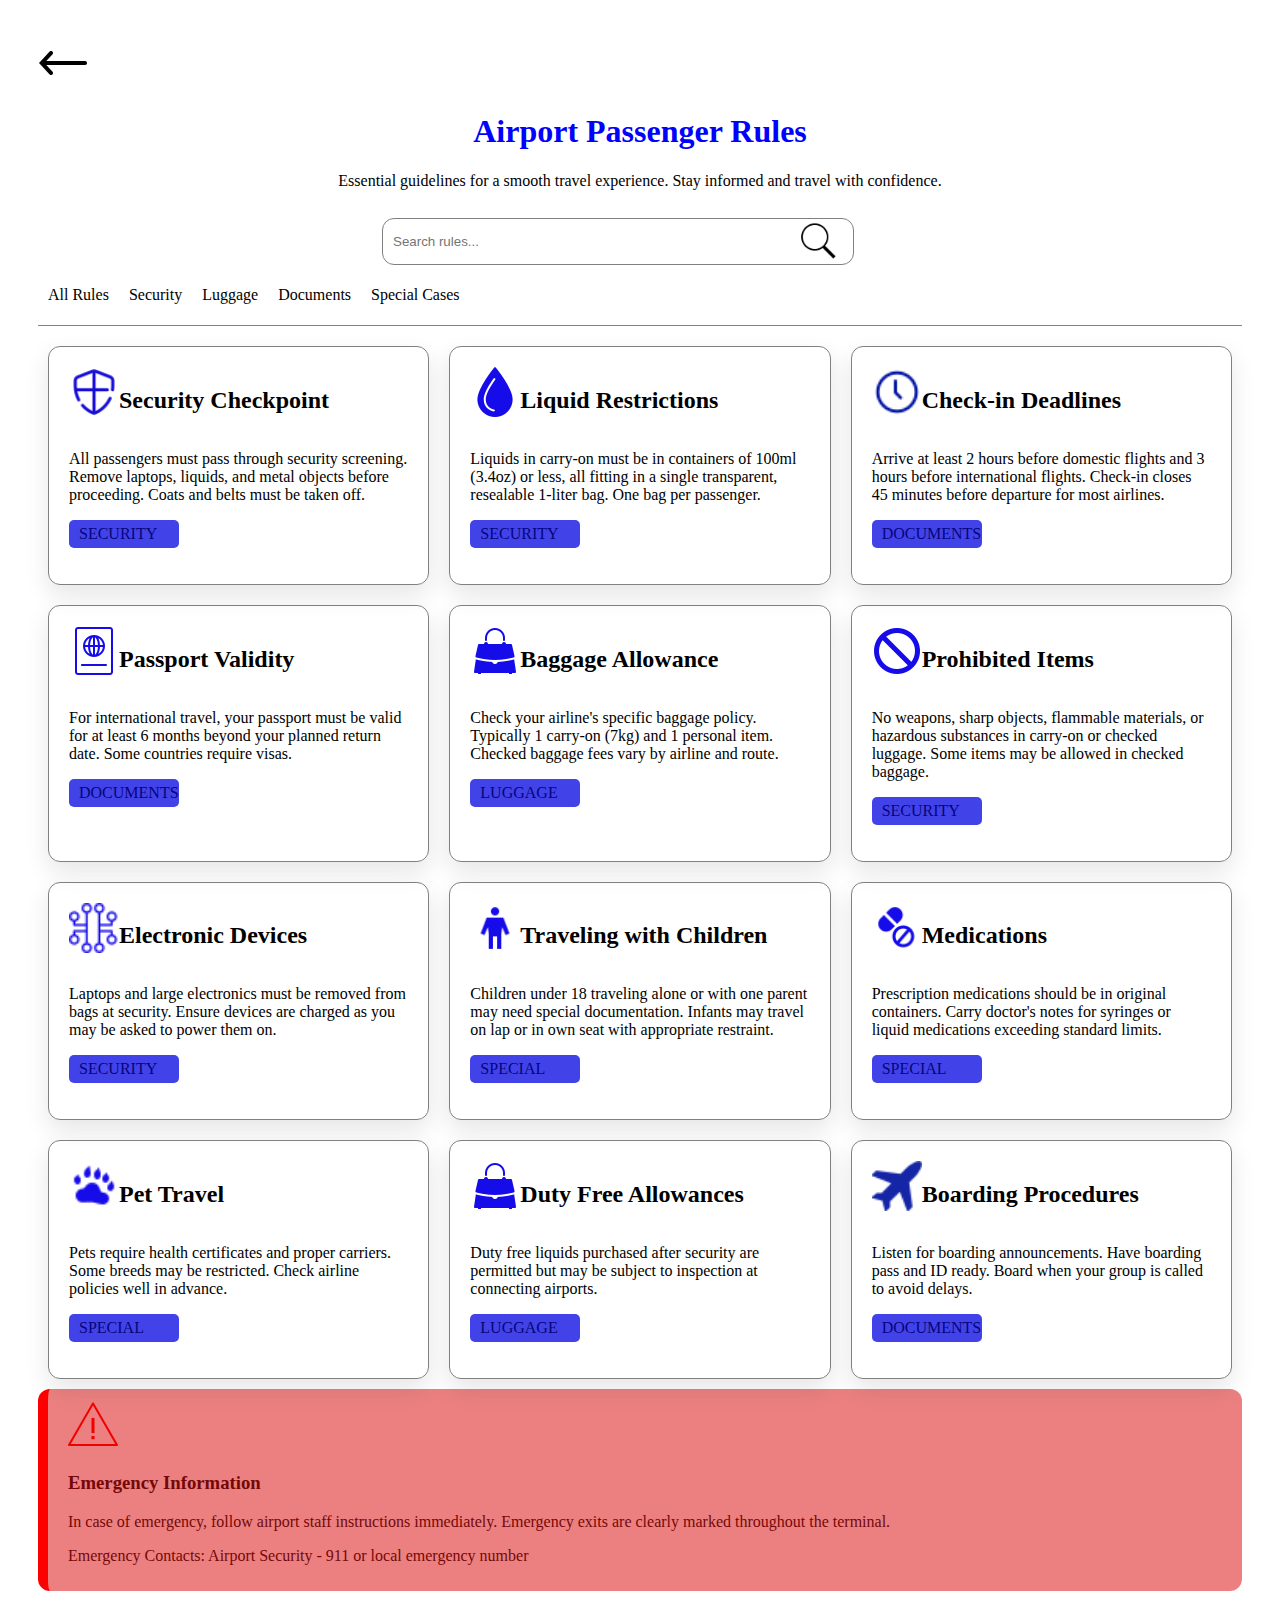
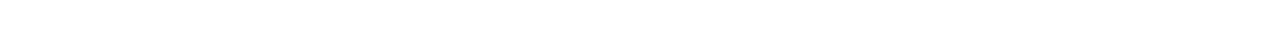
<file: passenger.html>
<!DOCTYPE html>
<html lang="en">
<head>
    <meta charset="UTF-8">
    <meta name="viewport" content="width=device-width, initial-scale=1.0">
    <title>Document</title>
    <link rel="stylesheet" href="passenger.css">
</head>
<body>
      <a href="index.html">
        <img src="icons8-left-arrow-100.png">
      </a>
    <div class="header">
        <h1>Airport Passenger Rules</h1>
        <p>Essential guidelines for a smooth travel experience. Stay informed and travel with confidence.</p>
        <div>
            <input type="text" placeholder="Search rules...">
            <img class="search" src="search.png">
        </div>
    </div>
    <div class="all">
        <p class="each">All Rules</p>
        <p class="each">Security</p>
        <p class="each">Luggage</p>
        <p class="each">Documents</p>
        <p class="each">Special Cases</p>
    </div>
    <div class="row">
        <div class="card">
            <div style="display: flex;">
                <img src="shield.png">
                <h2>Security Checkpoint</h2>
            </div>
            <p>All passengers must pass through security screening. Remove laptops, liquids, and metal objects before proceeding. Coats and belts must be taken off.</p>
            <p class="id">SECURITY</p>
        </div>
        <div class="card">
            <div style="display: flex;">
                <img src="water.png">
                <h2>Liquid Restrictions</h2>
            </div>
            <p>Liquids in carry-on must be in containers of 100ml (3.4oz) or less, all fitting in a single transparent, resealable 1-liter bag. One bag per passenger.</p>
            <p class="id">SECURITY</p>
        </div>
        <div class="card">
            <div style="display: flex;">
                <img src="clock.png">
                <h2>Check-in Deadlines</h2>
            </div>
            <p>Arrive at least 2 hours before domestic flights and 3 hours before international flights. Check-in closes 45 minutes before departure for most airlines.</p>
            <p class="id">DOCUMENTS</p>
        </div>
    </div>
    <div style="display: flex;">
        <div class="card">
            <div style="display: flex;">
                <img src="passport.png">
                <h2>Passport Validity</h2>
            </div>
            <p>For international travel, your passport must be valid for at least 6 months beyond your planned return date. Some countries require visas.</p>
            <p class="id">DOCUMENTS</p>
        </div>
        <div class="card">
            <div style="display: flex;">
                <img src="baggage.png">
                <h2>Baggage Allowance</h2>
            </div>
            <p>Check your airline's specific baggage policy. Typically 1 carry-on (7kg) and 1 personal item. Checked baggage fees vary by airline and route.</p>
            <p class="id">LUGGAGE</p>
        </div>
        <div class="card">
            <div style="display: flex;">
                <img src="prohibet.png">
                <h2>Prohibited Items</h2>
            </div>
            <p>No weapons, sharp objects, flammable materials, or hazardous substances in carry-on or checked luggage. Some items may be allowed in checked baggage.</p>
            <p class="id">SECURITY</p>
        </div>
    </div>
    <div style="display: flex;">
        <div  class="card">
            <div style="display: flex;">
                <img src="electronic.png">
                <h2>Electronic Devices</h2>
            </div>
            <p>Laptops and large electronics must be removed from bags at security. Ensure devices are charged as you may be asked to power them on.</p>
            <p class="id">SECURITY</p>
        </div>
        <div class="card">
            <div style="display: flex;">
                <img src="body.png">
                <h2>Traveling with Children</h2>
            </div>
            <p>Children under 18 traveling alone or with one parent may need special documentation. Infants may travel on lap or in own seat with appropriate restraint.</p>
            <p class="id">SPECIAL</p>
        </div>
        <div class="card">
            <div style="display: flex;">
                <img src="medication.png">
                <h2>Medications</h2>
            </div>
            <p>Prescription medications should be in original containers. Carry doctor's notes for syringes or liquid medications exceeding standard limits.</p>
            <p class="id">SPECIAL</p>
        </div>
    </div>
    <div style="display: flex;">
        <div class="card">
            <div style="display: flex;">
                <img src="claw.png">
                <h2>Pet Travel</h2>
            </div>
            <p>Pets require health certificates and proper carriers. Some breeds may be restricted. Check airline policies well in advance.</p>
            <p class="id">SPECIAL</p>
        </div>
        <div class="card">
            <div style="display: flex;">
                <img src="baggage.png">
                <h2>Duty Free Allowances</h2>
            </div>
            <p>Duty free liquids purchased after security are permitted but may be subject to inspection at connecting airports.</p>
            <p class="id">LUGGAGE</p>
        </div>
        <div class="card">
            <div style="display: flex;">
                <img src="blueplane.png">
                <h2>Boarding Procedures</h2>
            </div>
            <p>Listen for boarding announcements. Have boarding pass and ID ready. Board when your group is called to avoid delays.</p>
            <p class="id">DOCUMENTS</p>
        </div>
    </div>
    <div>
        <div class="footer">
            <img src="danger.png">
            <h3>Emergency Information</h3>
            <p>In case of emergency, follow airport staff instructions immediately. Emergency exits are clearly marked throughout the terminal.</p>
            <p>Emergency Contacts: Airport Security - 911 or local emergency number</p>
        </div>
    </div>
</body>
</html>
</file>
<file: index.css>
body{
    background: url("airport.jpg");
    height: 100%;
    width: 100%;
    overflow-x: hidden;
    overflow-y: hidden;
}
.container{
    display: flex;
    width: 230vh;
    height: 100vh;
    flex-direction: column;
    align-items: center;
    justify-content: center;   
    border-radius: 10px;
    padding: 20px;
    box-shadow: 0 4px 8px rgba(0, 0, 0, 0.2);
}
.up{
    padding: 5vh;
    display: flex;
    justify-content: space-evenly;
    width: 200vh;
}
.down{
    padding: 5vh;
    display: flex;
    justify-content: space-evenly;
    width: 200vh;
}
button{
    background-color: #363b36; /* Green */
    border: none;
    color: white;
    padding: 15px 32px;
    text-align: center;
    text-decoration: none;
    display: inline-block;
    font-size: 16px;
    margin: 4px 2px;
    cursor: pointer;
    border-radius: 12px;
    transition: opacity 1s;
}
button:hover{
    opacity: 0.8;  
}
button:active{
  opacity: 0.6;
}
</file>
<file: about.css>
body{
    background: url("about.jpg");
}
p{
width: 240px;
font-weight: 900;
}
.row {
    display: flex;
    flex-wrap: wrap;
    justify-content: space-evenly;
    align-items: center;   
    padding: 20px;
    position: relative;
    top: 50px;
    right: 155px;
  }
  .row2 {
    display: flex;
    flex-wrap: wrap;
    justify-content: space-evenly;
    align-items: center;
    padding: 20px;
    position: relative;
    top: 200px;
    right: 150px;
  }
.button-28 {
    align-items: center;
    appearance: none;
    background-image: radial-gradient(100% 100% at 100% 0, #5adaff 0, #5468ff 100%);
    border: 0;
    border-radius: 6px;
    box-shadow: rgba(45, 35, 66, .4) 0 2px 4px,rgba(45, 35, 66, .3) 0 7px 13px -3px,rgba(58, 65, 111, .5) 0 -3px 0 inset;
    box-sizing: border-box;
    color: #fff;
    cursor: pointer;
    display: inline-flex;
    font-family: "JetBrains Mono",monospace;
    height: 48px;
    justify-content: center;
    line-height: 1;
    list-style: none;
    overflow: hidden;
    padding-left: 16px;
    padding-right: 16px;
    position: relative;
    text-align: left;
    text-decoration: none;
    transition: box-shadow .15s,transform .15s;
    user-select: none;
    -webkit-user-select: none;
    touch-action: manipulation;
    white-space: nowrap;
    will-change: box-shadow,transform;
    font-size: 18px;
    position: fixed;
    top: 20px;
    left: 30px;
  }
  
  .button-28:focus {
    box-shadow: #3c4fe0 0 0 0 1.5px inset, rgba(45, 35, 66, .4) 0 2px 4px, rgba(45, 35, 66, .3) 0 7px 13px -3px, #3c4fe0 0 -3px 0 inset;
  }
  
  .button-28:hover {
    box-shadow: rgba(45, 35, 66, .4) 0 4px 8px, rgba(45, 35, 66, .3) 0 7px 13px -3px, #3c4fe0 0 -3px 0 inset;
    transform: translateY(-2px);
  }
  
  .button-28:active {
    box-shadow: #3c4fe0 0 3px 7px inset;
    transform: translateY(2px);
  }
</file>
<file: airports.css>
body{
    display: flex;
    justify-content: center;
    align-items: center;
    background: url("sky.webp");
    padding: 200px;
    overflow-x: hidden;
    overflow-y: hidden;
}
div{
    display: flex;
    position: absolute;
    top: 50px;
    left: 50px;
}
.button-29 {
    align-items: center;
    appearance: none;
    background-image: radial-gradient(100% 100% at 100% 0, #5adaff 0, #5468ff 100%);
    border: 0;
    border-radius: 6px;
    box-shadow: rgba(45, 35, 66, .4) 0 2px 4px,rgba(45, 35, 66, .3) 0 7px 13px -3px,rgba(58, 65, 111, .5) 0 -3px 0 inset;
    box-sizing: border-box;
    color: #fff;
    cursor: pointer;
    display: inline-flex;
    font-family: "JetBrains Mono",monospace;
    height: 48px;
    justify-content: center;
    line-height: 1;
    list-style: none;
    overflow: hidden;
    padding-left: 16px;
    padding-right: 16px;
    position: relative;
    text-align: left;
    text-decoration: none;
    transition: box-shadow .15s,transform .15s;
    user-select: none;
    -webkit-user-select: none;
    touch-action: manipulation;
    white-space: nowrap;
    will-change: box-shadow,transform;
    font-size: 18px;
    margin: 30px;
    
  }
  
  .button-29:focus {
    box-shadow: #3c4fe0 0 0 0 1.5px inset, rgba(45, 35, 66, .4) 0 2px 4px, rgba(45, 35, 66, .3) 0 7px 13px -3px, #3c4fe0 0 -3px 0 inset;
  }
  
  .button-29:hover {
    box-shadow: rgba(45, 35, 66, .4) 0 4px 8px, rgba(45, 35, 66, .3) 0 7px 13px -3px, #3c4fe0 0 -3px 0 inset;
    transform: translateY(-2px);
  }
  
  .button-29:active {
    box-shadow: #3c4fe0 0 3px 7px inset;
    transform: translateY(2px);
  }
</file>
<file: contact.css>
.header{
    position: fixed;
    top: 0px;
    left: 0px;
    right: 0px;
    height: 180px;
    background-color: blue;
    text-align: center;
    color: white;
}
body{
    padding-top: 180px;
    padding-left: 60px;
    padding-right: 60px;
}
.card{
    background-color: whitesmoke;
    padding: 20px;
}
.content{
    padding: 20px;
    margin: 20px;
    border-radius: 10px;
    box-shadow: 0 4px 8px rgba(0,0,0,0.2);
    
}
.container{
    display: flex;
  
}
</file>
<file: Covid19.css>
body {
    display: flex;
    justify-content: center;
    align-items: center;
    height: 100vh;
    margin: 0;
    background-color: rgb(59, 48, 48);
    background: url("covid19.webp");
}
div{
    background: url("paper.webp");
    height: 80vh;
    width: 80vh;
    text-align: center;
    border-radius: 15px;
}
li{
    color: rgb(0, 0, 0);
    font-size: 28px;
    font-family: 'Courier New', Courier, monospace;
    padding: 5px;
    margin: 15px;
}
button{
    position: fixed;
    top: 10px;
    left: 10px;
    background-color: rgb(32, 185, 71);
    color: rgb(212, 126, 14);
    font-weight: 900;
    font-size: large;
    width: 20vh;
    height: 6vh;
    border-radius: 15px;
    transition: opacity 1s;
}
button:hover{
    opacity: 0.8;
    cursor: pointer;
}
button:active{
    opacity: 0.5;
    cursor: pointer;
}
</file>
<file: departures.css>
body{
    text-align: center;
    overflow-x: hidden;
    padding: 0px;
    margin: 0px;
}
.arrivals{
   margin-bottom: 50px;
}
.main{
    width: 100%;
    height: 50vh;
    margin-bottom: 20px;
    margin-left: 0px;
}
.gray{
    display: flex;
    justify-content: space-between;
    align-items: center;
    background-color: rgb(179, 179, 179);
    transition: background-color 0.5s ease;
}
.white{
    display: flex;
    align-items: center;
    justify-content: space-between;
    transition: background-color 0.5s ease;
}
.gray:hover{
    background-color: #9e9e9e;
}
.white:hover{
    background-color: #9e9e9e;
}
.flex{
    display: flex;
    justify-content: space-between;
    align-items: center;   
    padding: 10px;
    border-radius: 5px;
    margin-bottom: 10px;
}
.flex2{
    display: flex;
    justify-content: space-between;
    align-items: center;    
    padding: 10px;
    border-radius: 5px;  
}
p{
    margin-right: 50px;
}
img{
    width: 70px;
    height: 70px;  
    margin-right: 10px;
    margin-left: 10px;
}
.space{
    width: 70px;
    height: 70px;
    margin-right: 10px;
    margin-left: 10px; 
}
button{
    position: fixed;
    left: 20px;
    top: 20px;
    background-color: rgb(26, 12, 105);
    color: rgb(255, 255, 255);
    font-weight: 900;
    font-size: large;
    width: 20vh;
    height: 6vh;
    border-radius: 15px;
    transition: opacity 1s;
    
}
button:hover{
    opacity: 0.8;
    cursor: pointer;
}
button:active{
    opacity: 0.5;
    cursor: pointer;
}
</file>
<file: gallery.css>
body{
    background: url("gallery.jpg");
    padding: 200px;
    overflow: hidden;
}
.row{
    display: flex;
    
    justify-content: center;
    align-items: center;
    
}
img{
    width: 100px;
    height: 100px;
    border-color: black;
    border-style: solid;
    border-radius: 10px;
    box-shadow: 0 4px 8px rgba(0,0,0,0.2);
    transition: all 0.6s ease;
    cursor: pointer;
}
img:hover{
    height: 400px;
    width: 400px;
    
}
.button-29 {
    align-items: center;
    appearance: none;
    background-image: radial-gradient(100% 100% at 100% 0, #5adaff 0, #5468ff 100%);
    border: 0;
    border-radius: 6px;
    box-shadow: rgba(45, 35, 66, .4) 0 2px 4px,rgba(45, 35, 66, .3) 0 7px 13px -3px,rgba(58, 65, 111, .5) 0 -3px 0 inset;
    box-sizing: border-box;
    color: #fff;
    cursor: pointer;
    display: inline-flex;
    font-family: "JetBrains Mono",monospace;
    height: 48px;
    justify-content: center;
    line-height: 1;
    list-style: none;
    overflow: hidden;
    padding-left: 16px;
    padding-right: 16px;
    position: relative;
    text-align: left;
    text-decoration: none;
    transition: box-shadow .15s,transform .15s;
    user-select: none;
    -webkit-user-select: none;
    touch-action: manipulation;
    white-space: nowrap;
    will-change: box-shadow,transform;
    font-size: 18px;
    
  }
  
  .button-29:focus {
    box-shadow: #3c4fe0 0 0 0 1.5px inset, rgba(45, 35, 66, .4) 0 2px 4px, rgba(45, 35, 66, .3) 0 7px 13px -3px, #3c4fe0 0 -3px 0 inset;
  }
  
  .button-29:hover {
    box-shadow: rgba(45, 35, 66, .4) 0 4px 8px, rgba(45, 35, 66, .3) 0 7px 13px -3px, #3c4fe0 0 -3px 0 inset;
    transform: translateY(-2px);
  }
  
  .button-29:active {
    box-shadow: #3c4fe0 0 3px 7px inset;
    transform: translateY(2px);
  }
  
  
  
  
  .button-28 {
      align-items: center;
      appearance: none;
      background-image: radial-gradient(100% 100% at 100% 0, #5adaff 0, #5468ff 100%);
      border: 0;
      border-radius: 6px;
      box-shadow: rgba(45, 35, 66, .4) 0 2px 4px,rgba(45, 35, 66, .3) 0 7px 13px -3px,rgba(58, 65, 111, .5) 0 -3px 0 inset;
      box-sizing: border-box;
      color: #fff;
      cursor: pointer;
      display: inline-flex;
      font-family: "JetBrains Mono",monospace;
      height: 48px;
      justify-content: center;
      line-height: 1;
      list-style: none;
      overflow: hidden;
      padding-left: 16px;
      padding-right: 16px;
      position: relative;
      text-align: left;
      text-decoration: none;
      transition: box-shadow .15s,transform .15s;
      user-select: none;
      -webkit-user-select: none;
      touch-action: manipulation;
      white-space: nowrap;
      will-change: box-shadow,transform;
      font-size: 18px;
      position: fixed;
      top: 50px;
      left: 50px;
    }
    
    .button-28:focus {
      box-shadow: #3c4fe0 0 0 0 1.5px inset, rgba(45, 35, 66, .4) 0 2px 4px, rgba(45, 35, 66, .3) 0 7px 13px -3px, #3c4fe0 0 -3px 0 inset;
    }
    
    .button-28:hover {
      box-shadow: rgba(45, 35, 66, .4) 0 4px 8px, rgba(45, 35, 66, .3) 0 7px 13px -3px, #3c4fe0 0 -3px 0 inset;
      transform: translateY(-2px);
    }
    
    .button-28:active {
      box-shadow: #3c4fe0 0 3px 7px inset;
      transform: translateY(2px);
    }
</file>
<file: included.css>
body{
  display: flex;
  justify-content: center;
  align-items: center;
  padding: 200px;
  background: url("sky.webp");
  overflow-x: hidden;
  overflow-y: hidden;
}
img{
    height: 200px;
    width: 200px;
}
a{
    text-decoration: none;
    color: black;
}
.cards{
    border: solid 2px black;
    padding: 20px;
    margin: 20px;
}

/* CSS */
.button-29 {
  align-items: center;
  appearance: none;
  background-image: radial-gradient(100% 100% at 100% 0, #5adaff 0, #5468ff 100%);
  border: 0;
  border-radius: 6px;
  box-shadow: rgba(45, 35, 66, .4) 0 2px 4px,rgba(45, 35, 66, .3) 0 7px 13px -3px,rgba(58, 65, 111, .5) 0 -3px 0 inset;
  box-sizing: border-box;
  color: #fff;
  cursor: pointer;
  display: inline-flex;
  font-family: "JetBrains Mono",monospace;
  height: 48px;
  justify-content: center;
  line-height: 1;
  list-style: none;
  overflow: hidden;
  padding-left: 16px;
  padding-right: 16px;
  position: relative;
  text-align: left;
  text-decoration: none;
  transition: box-shadow .15s,transform .15s;
  user-select: none;
  -webkit-user-select: none;
  touch-action: manipulation;
  white-space: nowrap;
  will-change: box-shadow,transform;
  font-size: 18px;
  
}

.button-29:focus {
  box-shadow: #3c4fe0 0 0 0 1.5px inset, rgba(45, 35, 66, .4) 0 2px 4px, rgba(45, 35, 66, .3) 0 7px 13px -3px, #3c4fe0 0 -3px 0 inset;
}

.button-29:hover {
  box-shadow: rgba(45, 35, 66, .4) 0 4px 8px, rgba(45, 35, 66, .3) 0 7px 13px -3px, #3c4fe0 0 -3px 0 inset;
  transform: translateY(-2px);
}

.button-29:active {
  box-shadow: #3c4fe0 0 3px 7px inset;
  transform: translateY(2px);
}




.button-28 {
    align-items: center;
    appearance: none;
    background-image: radial-gradient(100% 100% at 100% 0, #5adaff 0, #5468ff 100%);
    border: 0;
    border-radius: 6px;
    box-shadow: rgba(45, 35, 66, .4) 0 2px 4px,rgba(45, 35, 66, .3) 0 7px 13px -3px,rgba(58, 65, 111, .5) 0 -3px 0 inset;
    box-sizing: border-box;
    color: #fff;
    cursor: pointer;
    display: inline-flex;
    font-family: "JetBrains Mono",monospace;
    height: 48px;
    justify-content: center;
    line-height: 1;
    list-style: none;
    overflow: hidden;
    padding-left: 16px;
    padding-right: 16px;
    position: relative;
    text-align: left;
    text-decoration: none;
    transition: box-shadow .15s,transform .15s;
    user-select: none;
    -webkit-user-select: none;
    touch-action: manipulation;
    white-space: nowrap;
    will-change: box-shadow,transform;
    font-size: 18px;
    position: fixed;
    top: 50px;
    left: 50px;
  }
  
  .button-28:focus {
    box-shadow: #3c4fe0 0 0 0 1.5px inset, rgba(45, 35, 66, .4) 0 2px 4px, rgba(45, 35, 66, .3) 0 7px 13px -3px, #3c4fe0 0 -3px 0 inset;
  }
  
  .button-28:hover {
    box-shadow: rgba(45, 35, 66, .4) 0 4px 8px, rgba(45, 35, 66, .3) 0 7px 13px -3px, #3c4fe0 0 -3px 0 inset;
    transform: translateY(-2px);
  }
  
  .button-28:active {
    box-shadow: #3c4fe0 0 3px 7px inset;
    transform: translateY(2px);
  }
</file>
<file: park.css>
body{
    margin: 0px;
    text-align: center;
}
.nav{
    display: flex;
    justify-content: space-evenly;
    align-items: center;
}
.lnav{
    display: flex;
    align-items: center;
}
.midnav{
    display: flex;
    justify-content: space-evenly;
    align-items: center;
    width: 80vh;
}
.midp:hover{
 cursor: pointer;
 color: rgb(42, 42, 230);
}
.lh1{
    color: blue;
}
.book{
    padding: 14px 24px;
    background-color: rgb(51, 51, 228);
    color: white;
    cursor: pointer;
    border-radius: 20px;    
    transition: background-color 0.5s;
}
.book:hover{
    background-color: rgb(0, 0, 196);   
}
.stress{
    background: url("skyplane.jpg!d");   
  background-repeat: round;
    text-align: center;
    width: 100%;
    height: 60vh;
    display: flex;
    justify-content: center;
    align-items: center;
}
.info{
   display: flex;
   width: 80vh;
   padding: 20px;
   background-color: white;
   border-radius: 12px;
   justify-content: space-evenly;
   align-items: center;  
}
.check{
    background-color: blue;
    color: white;
    padding: 15px 20px;
    border-radius: 8px;
    border-color: none;
    margin-bottom: -45px;
    cursor: pointer;
    transition: background-color 0.5s;
}
.check:hover{
    background-color: rgb(0, 0, 196);    
}
input{
    padding: 15px ;
    margin: 5px;
    border: solid 1px gray;
    border-radius: 10px;
}
.why{
    display: flex;
    justify-content: space-evenly;
    align-items: center;
}
.service{
    background-color: rgb(250, 250, 250);
    padding: 20px;
    border: solid 1px white;
    border-radius: 12px;
    transition: background-color 0.5s;
}
.service:hover{
    background-color: rgb(240, 240, 240);
}
.option{
    display: flex;   
    align-items: center;   
}
.price{
    background-color: rgb(211, 209, 209);
    padding: 10px 30px;
    margin-top: 10vh;
}
.card{
    background-color: white;   
    margin: 10px;
    text-align: start;
    padding: 10px;
    border-radius: 20px;
    transition:all 0.6s ease;
}
.card:hover{
  transform: scale(1.05);
}
.checking{
    display: flex;
    align-items: center;
}
.photo{
    margin: -10px;
    display: flex;
    justify-content: center;
    align-items: center;
    height: 20vh;
    background-color: rgb(196, 201, 201);
    border-top-left-radius: 20px;
    border-top-right-radius: 20px;
}
span{
    color: rgb(0, 0, 185);
}
.booknow{
    padding: 14px 24px;
    width: 100%;
    background-color: rgb(51, 51, 228);
    color: white;
    cursor: pointer;
    border-radius: 20px;    
    transition: background-color 0.5s;
}
.booknow:hover{
    background-color: rgb(0, 0, 196);   
}
.parking{
    display: flex;
    justify-content: space-evenly;
    align-items: center;
}
.checkbox{
    display: flex;
    align-items: center;
}
.tax{
    display: flex;
    justify-content: space-between;
    align-items: center;
    border-top: solid 1px gray;
}
.allprice{
    padding: 10px;
    text-align: start; 
}
.allprice1{
    padding: 10px;
    background-color: white;
    width: 40vh;
    height: 50vh;
    border-radius: 12px;
    display: flex;
    flex-direction: column;
    justify-content: space-evenly;
}
.JSdesign{
    background-color: rgb(189, 213, 228);
    width: 100vh;
    height: 60vh;
    padding: 20px;
    position: relative;
    left: 55vh;
    margin-top: 25px;
    margin-bottom: 30px;
    border-radius: 12px;
    line-height: 5px;
}
.profile{
    display: flex;
    align-items: center;
    justify-content: start;  
}
.comments{
    display: flex;
    justify-content: space-evenly;
    align-items: center;
}
.each{
     border: solid 1px gray;
    border-radius: 12px;
    background-color: white;
    padding: 10px;
    width: 350px;
    height: 110px;
    text-align: start;
}
.csection{
     background-color: rgb(249 250 251);
     padding: 20px;
}
p{
    color: gray;
}
.question{
    display: flex;
    justify-content: space-between;
    align-items: center;
    background-color: white;
    border-radius: 15px;   
    padding: 10px;
    margin: 10px;
    width: 20cm;
}
.recentlyq{
     background-color: rgb(249 250 251);
     display: flex;
     flex-direction: column;
     align-items: center;
     margin-top: 30px;
}
.footer{
    background-color: blue;
    color: white;
    display: flex;
    justify-content: center;
    align-items: center;
    padding: 50px;
    margin: 10px;
}
.fbuton{
    padding: 12px 20px;
    margin: 5px;
    color: rgb(18, 18, 143);
    border: solid white 1px;
    border-radius: 8px; 
    cursor: pointer; 
    transition: background-color 0.5s;
}
.fbuton:hover{
    background-color: rgb(214, 215, 216);   
}
.fbuton2{
    padding: 12px 20px;
    color: white;
    background-color: rgb(4, 4, 199);
    border: solid white 1px;
    border-radius: 8px; 
    cursor: pointer; 
    transition: background-color 0.5s;
}
.fbuton2:hover{
    background-color: blue;
}
.back{
    height: 50px;
    width: 50px;
    position: relative;
    right: 100px;
}
</file>
<file: passenger.css>
.header{
    text-align: center;
}
h1{
    color: blue;
    font-weight: 700;
}
input{
    padding: 15px 10px;
    width: 50vh;
    border: solid gray 1px;  
    border-radius: 12px;
}
.all{
    border-bottom: solid grey 1px;
    display: flex;
    align-items: center;    
}
.each{
    padding: 5px 10px;
    transition: color 0.7s;
    cursor: pointer;
}
.each:hover{
    color: rgb(48, 48, 223);
}
.row{
    display: flex;
    align-items: center;  
    margin-top: 10px; 
}
.card{
    margin: 10px;
    padding: 20px;
    box-shadow: 0 10px 25px rgba(0, 0, 0, 0.1);
    transition: transform 0.6s;
    border: solid gray 1px;
    border-radius: 12px;
    width: 60vh;
}
.card:hover{
    transform: translateY(-10px);  
}
.footer{
    color: rgb(116, 8, 8);
    background-color: rgb(236, 128, 128);
    padding: 10px 20px;
    border-radius: 12px;
    border-left: solid red 10px;    
}
.id{
    color: rgb(5, 5, 124);
    background-color: rgb(66, 66, 233);
    padding: 5px 10px;
    border-radius: 5px;
    width: 90px;
}
body{
    padding: 30px;
}
img{
    height: 50px;
    width: 50px;
}
.search{
    position: relative;
    right: 60px;
    top: 15px;
    height: 40px;
    width: 40px;
}
</file>
